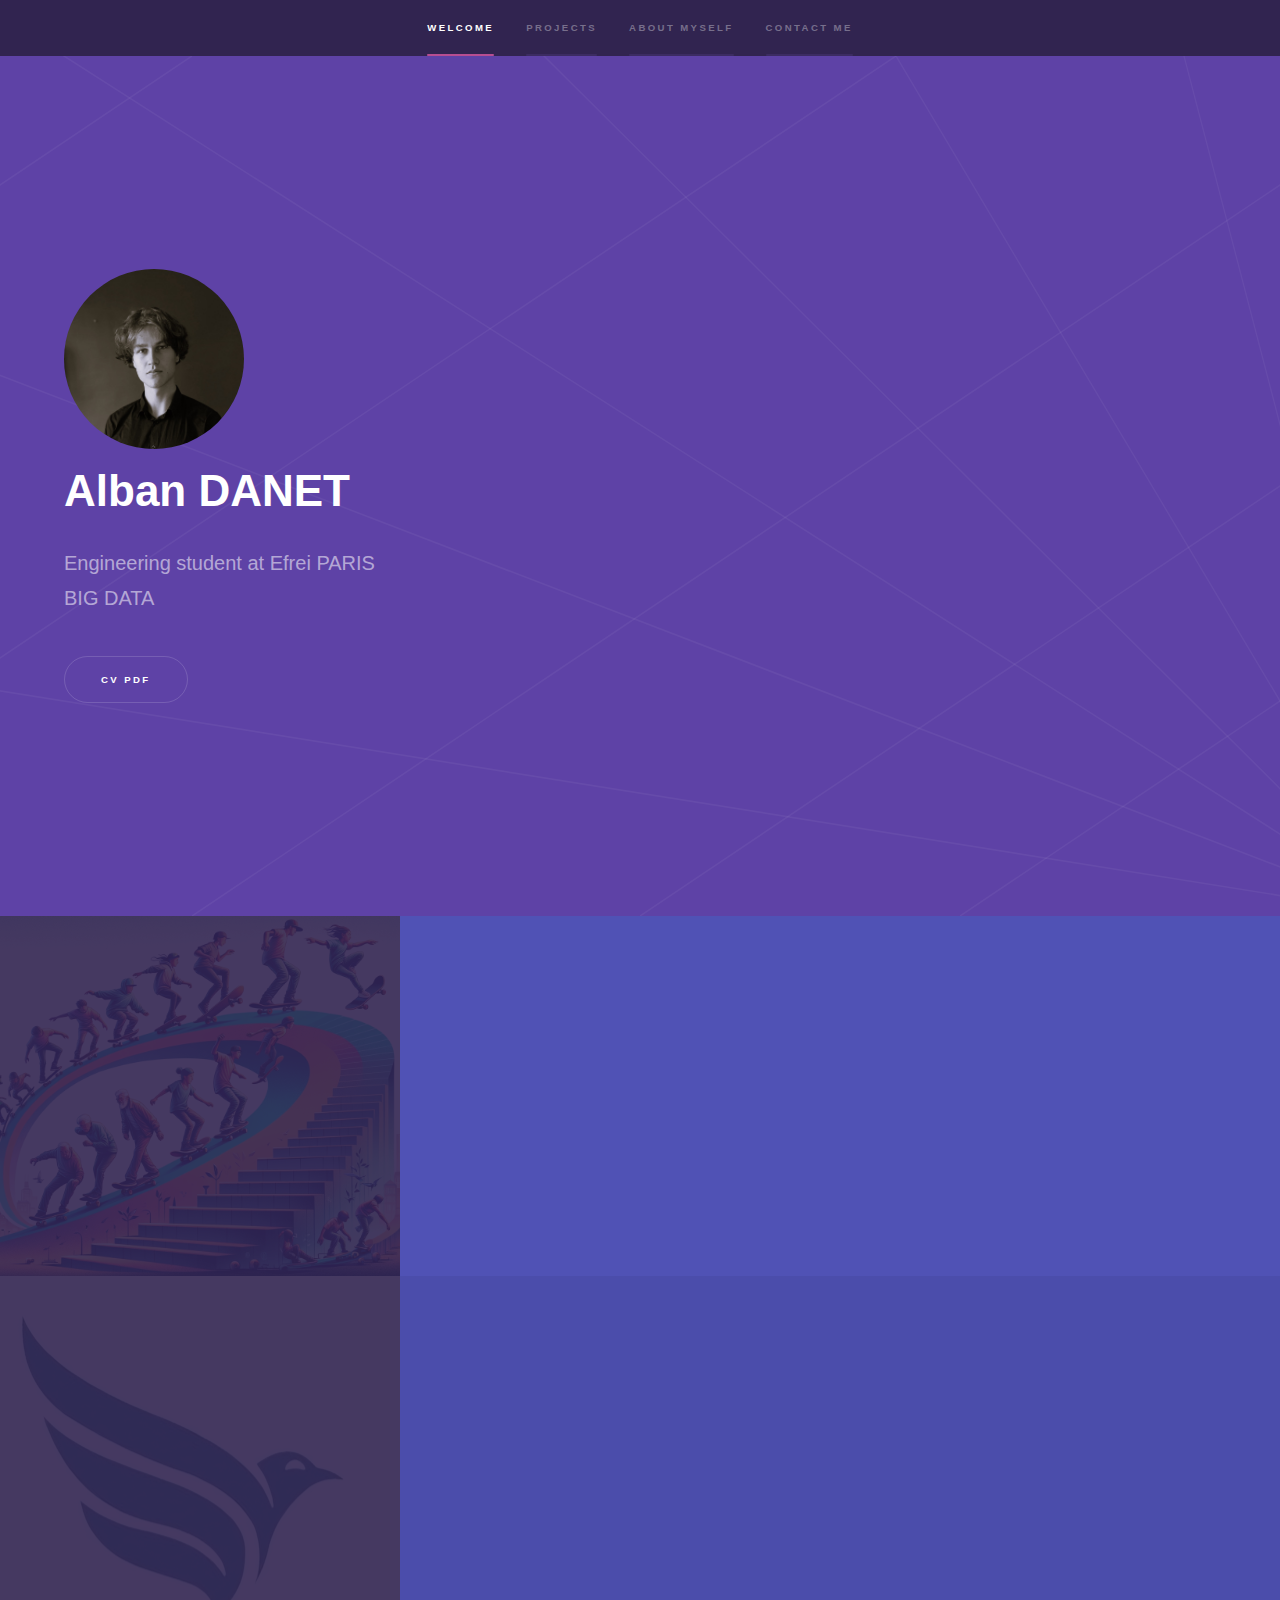
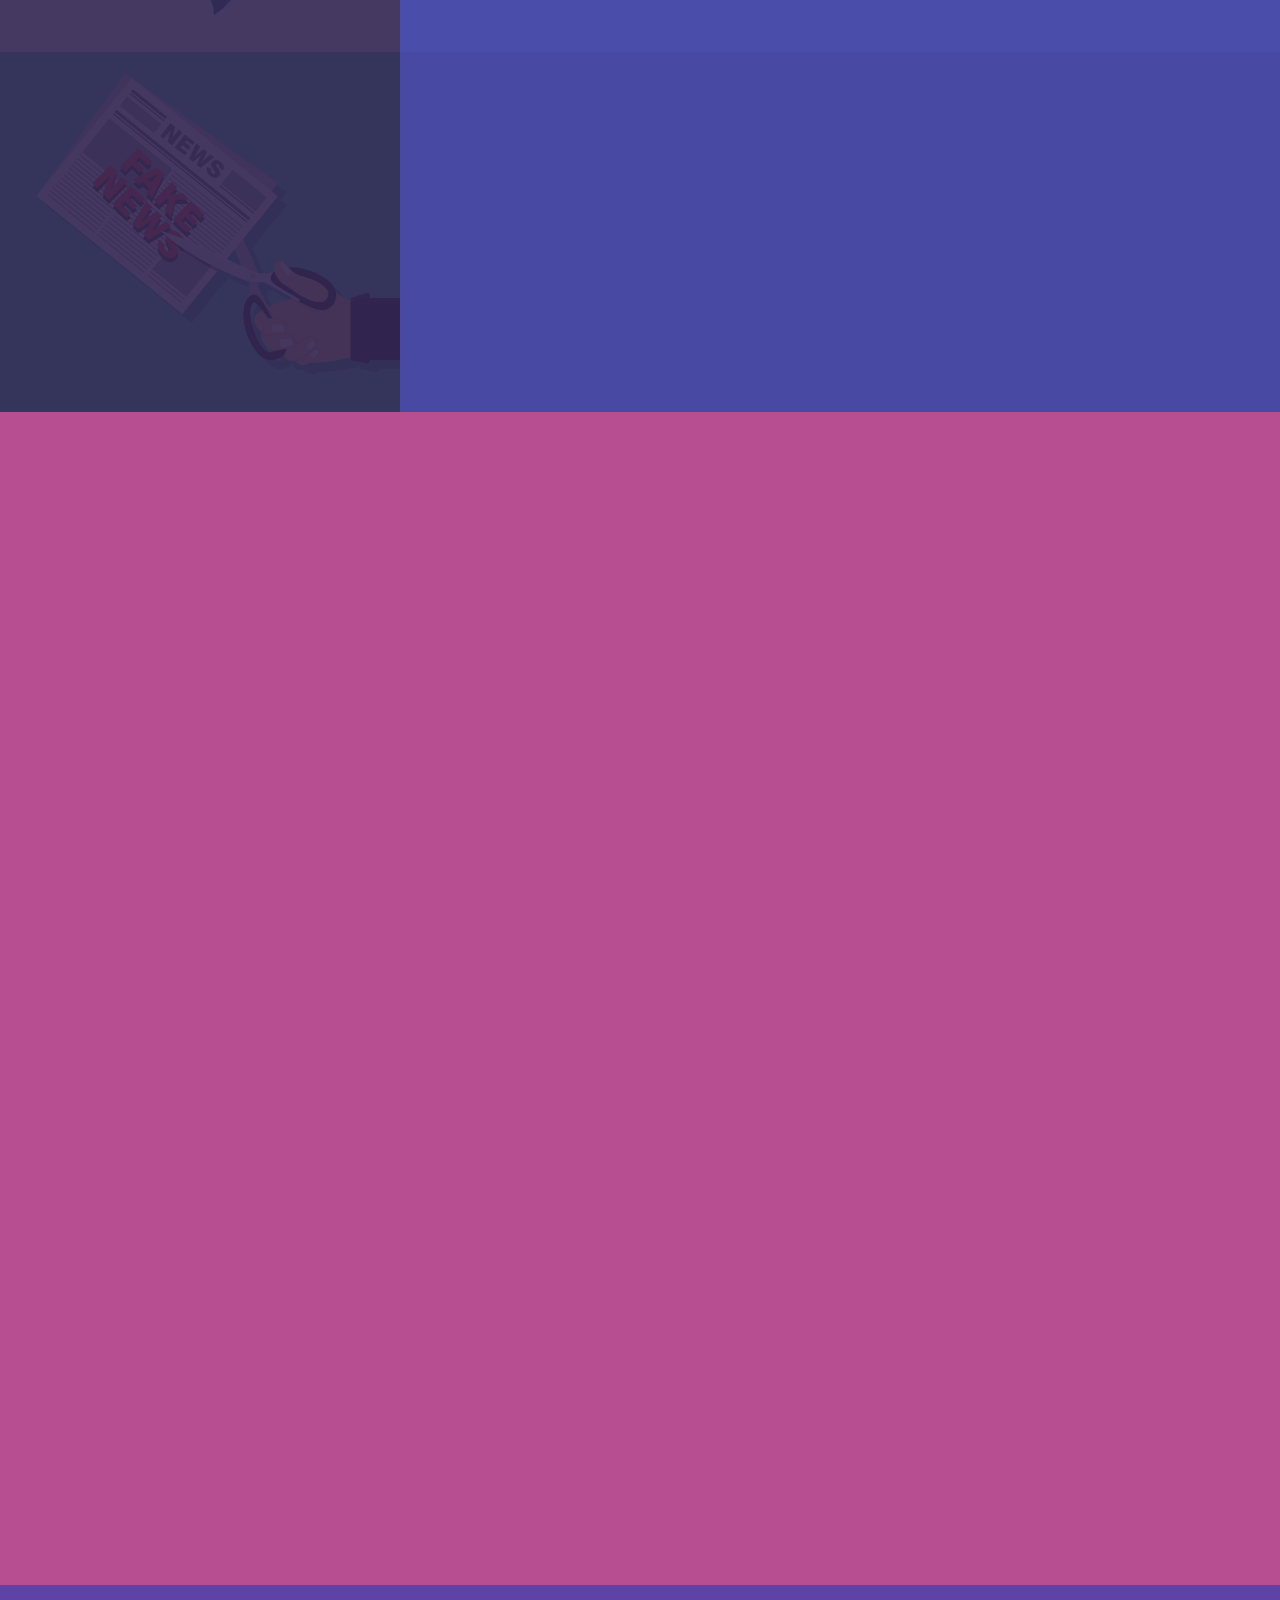
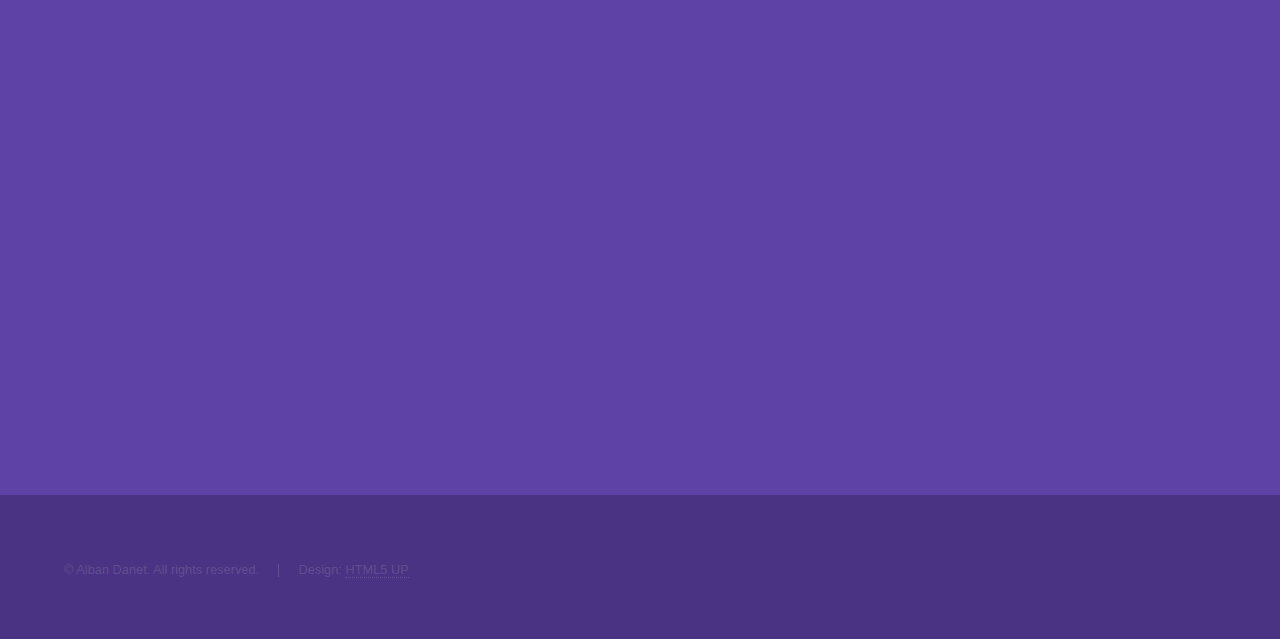
<file: index.html>
<!DOCTYPE HTML>
<!--
	Design by
	Hyperspace by HTML5 UP
	html5up.net | @ajlkn

	Content by 
	Alban Danet

	Changes : 
	- Adding a profil picture image.
	- Adding new categories for the projects parts.
	- The contact part has been simplified. Deleting the form and the introduction paragraph.
-->
<html>
	<head>
		<title>Alban_DANET_data</title>
		<meta charset="utf-8" />
		<meta name="viewport" content="width=device-width, initial-scale=1, user-scalable=no" />
		<link rel="stylesheet" href="assets/css/main.css" />
		<noscript><link rel="stylesheet" href="assets/css/noscript.css" /></noscript>
	</head>
	<body class="is-preload">

		<!-- Sidebar -->
			<section id="sidebar">
				<div class="inner">
					<nav>
						<ul>
							<li><a href="#intro">Welcome</a></li>
							<li><a href="#projects">Projects</a></li>
							<li><a href="#about">About myself</a></li>
							<li><a href="#contact">Contact me</a></li>
						</ul>
					</nav>
				</div>
			</section>

		<!-- Wrapper -->
			<div id="wrapper">

				<!-- Intro -->
					<section id="intro" class="wrapper style1 fullscreen fade-up">
						<div class="inner">
							<img src="images/photo_profil_nb.jpg" style="width:180px; height:180px; object-fit: cover; border-radius: 50%; display: inline-block;">
							<h1>Alban DANET</h1>
							<p>Engineering student at Efrei PARIS<br />
							BIG DATA</p>
							<ul class="actions">
								<li><a href="images/cv_Alban_DANET_2023.pdf" class="button">CV PDF</a></li>
							</ul>
						</div>
					</section>
				
				<!-- Projects -->
					<section id="projects" class="wrapper style2 spotlights">
						<section>
							<a href="#" class="image"><img src="images/ageperf_ffrs.jpg" alt="" data-position="center center" /></a>
							<div class="content">
								<div class="inner">
									<h2>Age-Performance Dynamics in Skateboarding</h2>
									<p>Developing a comprehensive ranking system aimed at evaluating skateboarders, with the ultimate goal of uncovering the intricate relationship between age and performance in the world of skateboarding. <em>FFRS - internship</em></p>
									<ul class="actions">
										<li><a href="ageperf_ffrs.html" class="button">Learn more</a></li>
									</ul>
								</div>
							</div>
						</section>
						<section>
							<a href="#" class="image"><img src="images/falcon.jpeg" alt="" data-position="top center" /></a>
							<div class="content">
								<div class="inner">
									<h2>FALC'ON</h2>
									<p>Joining FALC'On as a data scientist, I'm contributing to this project incubated at Efrei Paris, which aims to make text transcription into Easy-to-Read and Understand (FALC) format accessible to all, simplifying documents for those with reading difficulties, dyslexia, or language barriers.</p>
									<ul class="actions">
										<li><a href="falcon.html" class="button">Learn more</a></li>
									</ul>
								</div>
							</div>
						</section>
						<section>
							<a href="#" class="image"><img src="images/fake_news.jpg" alt="" data-position="25% 25%" /></a>
							<div class="content">
								<div class="inner">
									<h2>Truth Guard</h2>
									<p>Participating in the development of the machine learning model for Truth Guard, a school project aimed at creating a fake news detector.</p>
									<ul class="actions">
										<li><a href="truthguard.html" class="button">Learn more</a></li>
									</ul>
								</div>
							</div>
						</section>
					</section>

				<!-- About myself -->
					<section id="about" class="wrapper style3 fade-up">
						<div class="inner">
							<h2>My Journey</h2>
							<p>From a young age, I have been deeply passionate about science, mathematics, sports, and especially the statistical aspects of sports dashboards. This led me to choose an engineering school with a wide range of career opportunities. My fascination with data began with data visualization projects and gradually evolved into machine learning projects. Currently, I am pursuing a Master's in Data Engineering, where I am driven by the challenge of solving problems using data.</p>

							<h2>Professional Experience</h2>
							<p>Since my second-year internship, I have been working at Fnac during the holidays, gaining practical experience in a dynamic retail environment. I also hold a BAFA certification and have been involved in youth animation, which has enhanced my skills in leadership and communication. Additionally, I made my first-year master's internship at INSEP with the French Roller Sports Federation. It was focused on data science and data analysis, further strengthening my practical knowledge in the field.</p>
							
							<br>

							<div class="features">
								<section>
									<span class="icon solid major fa-solid fa-code-branch"></span>
									<h3>Python & Data Management</h3>
									<p>Skilled in Python for machine learning, data visualization, and general data management tasks, enabling effective analysis and insights.</p>
								</section>
								<section>
									<span class="icon solid major fa-globe"></span>
									<h3>Advanced English</h3>
									<p>Proficient in English with a TOEIC score of 870, capable of fluent communication and understanding technical documentation.</p>
								</section>
								<section>
									<span class="icon solid major fa-database"></span>
									<h3>SQL Database Management</h3>
									<p>Experienced in managing databases using SQL, enhancing data accessibility and integrity across complex systems.</p>
								</section>
								<section>
									<span class="icon solid major fa-users"></span>
									<h3>Leadership</h3>
									<p>Demonstrated leadership skills, guiding teams towards achieving common goals and fostering a collaborative work environment.</p>
								</section>
								<section>
									<span class="icon solid major fa-chart-bar"></span>
									<h3>Advanced Mathematics</h3>
									<p>Strong foundation in advanced mathematics including statistics and probability, crucial for rigorous data analysis.</p>
								</section>
								<section>
									<span class="icon solid major fa-comments"></span>
									<h3>Communication</h3>
									<p>Effective communicator, adept at presenting complex information clearly and persuasively to diverse audiences.</p>
								</section>
							</div>
							
					</section>

				<!-- Contact -->
				<section id="contact" class="wrapper style1 fade-up">
					<div class="inner">
						<h2>Contact</h2>
						<ul class="contact">
							<li>
								<h3>Address</h3>
								<span>Paris 15, France</span>
							</li>
							<li>
								<h3>Phone</h3>
								<span>06 45 59 61 69</span>
							</li>
							<li>
								<h3>Email</h3>
								<a href="mailto:alban.danet@efrei.net">alban.danet@efrei.net</a>
							</li>
							<li>
								<h3>Connect with me</h3>
								<ul class="icons">
									<li><a href="https://github.com/albiche" class="icon brands fa-github"><span class="label">GitHub</span></a></li>
									<li><a href="https://fr.linkedin.com/in/alban-danet-a6b5591b9" class="icon brands fa-linkedin-in"><span class="label">LinkedIn</span></a></li>
									<li><a href="mailto:alban.danet@efrei.net" class="icon solid fa-envelope"><span class="label">Email</span></a></li>
								</ul>
							</li>
						</ul>
					</div>
				</section>
				

			</div>

		<!-- Footer -->
			<footer id="footer" class="wrapper style1-alt">
				<div class="inner">
					<ul class="menu">
						<li>&copy; Alban Danet. All rights reserved.</li><li>Design: <a href="http://html5up.net">HTML5 UP</a></li>
					</ul>
				</div>
			</footer>

		<!-- Scripts -->
			<script src="assets/js/jquery.min.js"></script>
			<script src="assets/js/jquery.scrollex.min.js"></script>
			<script src="assets/js/jquery.scrolly.min.js"></script>
			<script src="assets/js/browser.min.js"></script>
			<script src="assets/js/breakpoints.min.js"></script>
			<script src="assets/js/util.js"></script>
			<script src="assets/js/main.js"></script>

	</body>
</html>
</file>
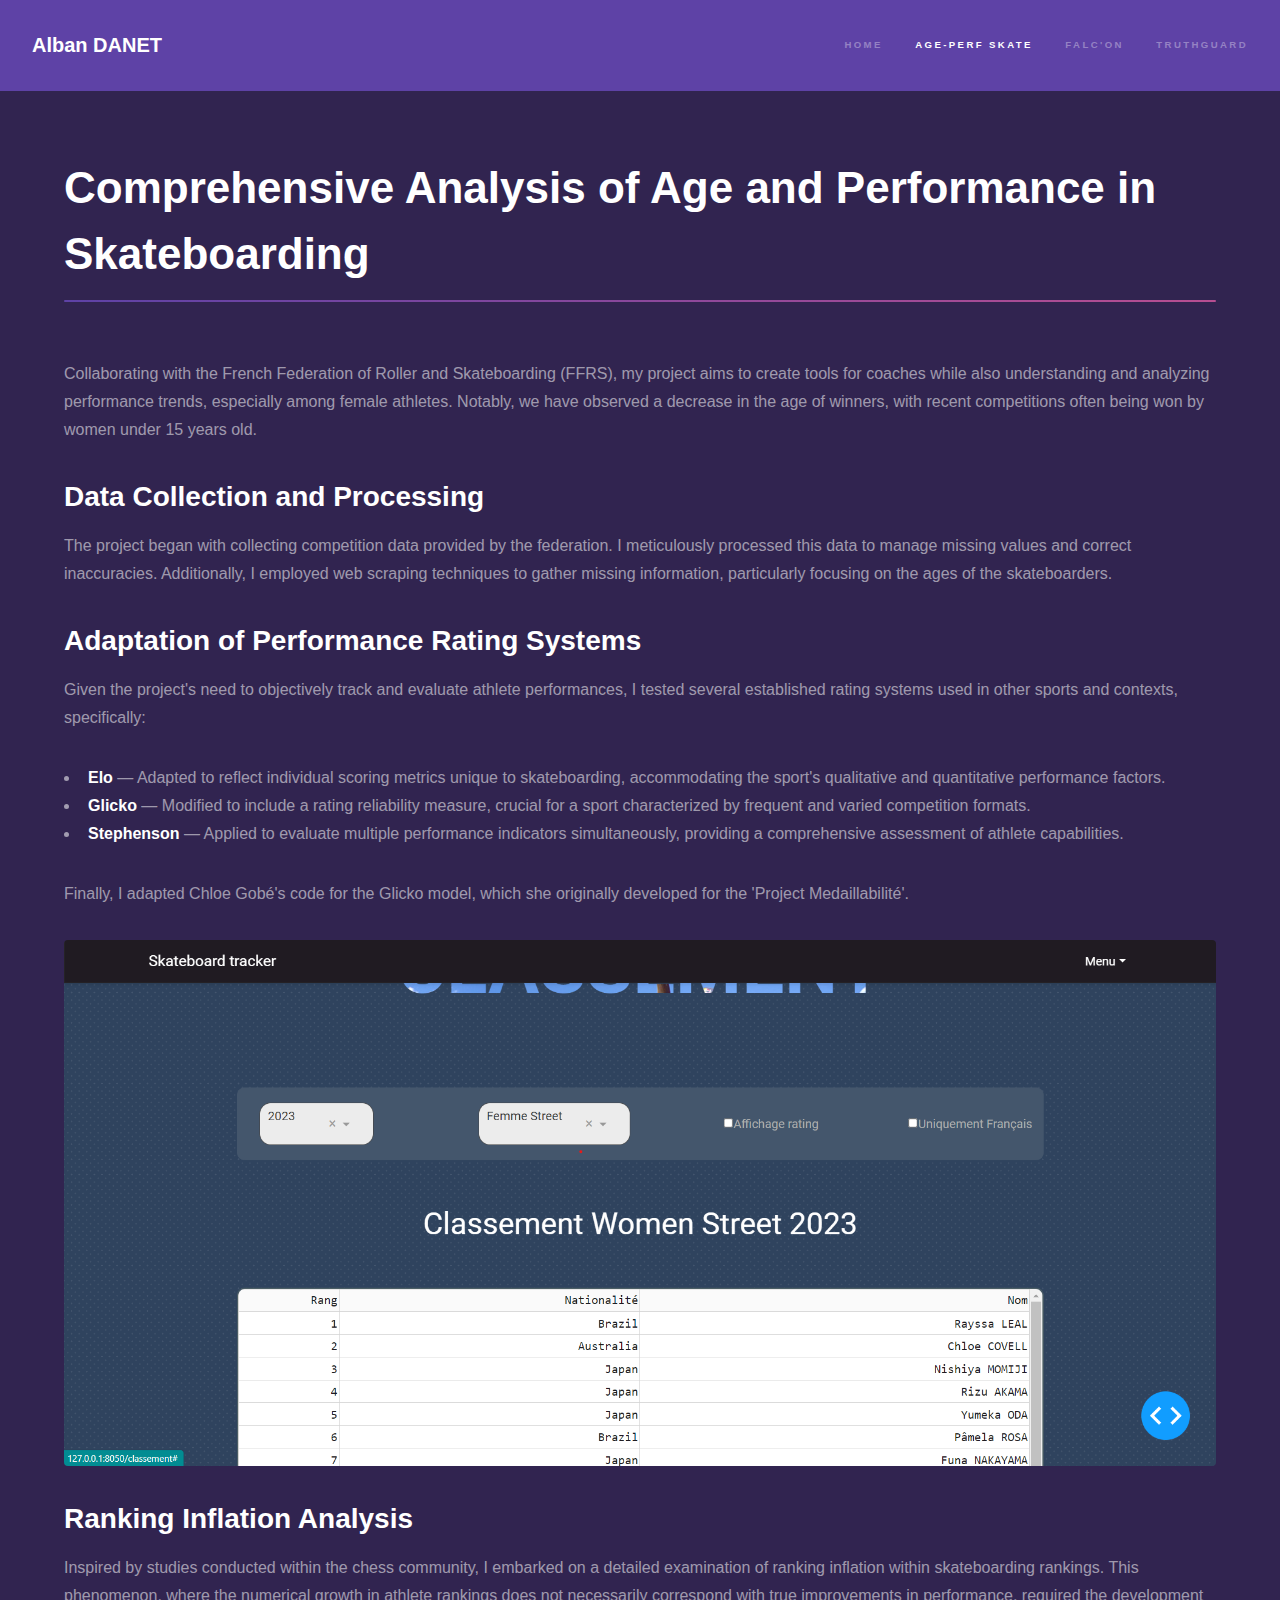
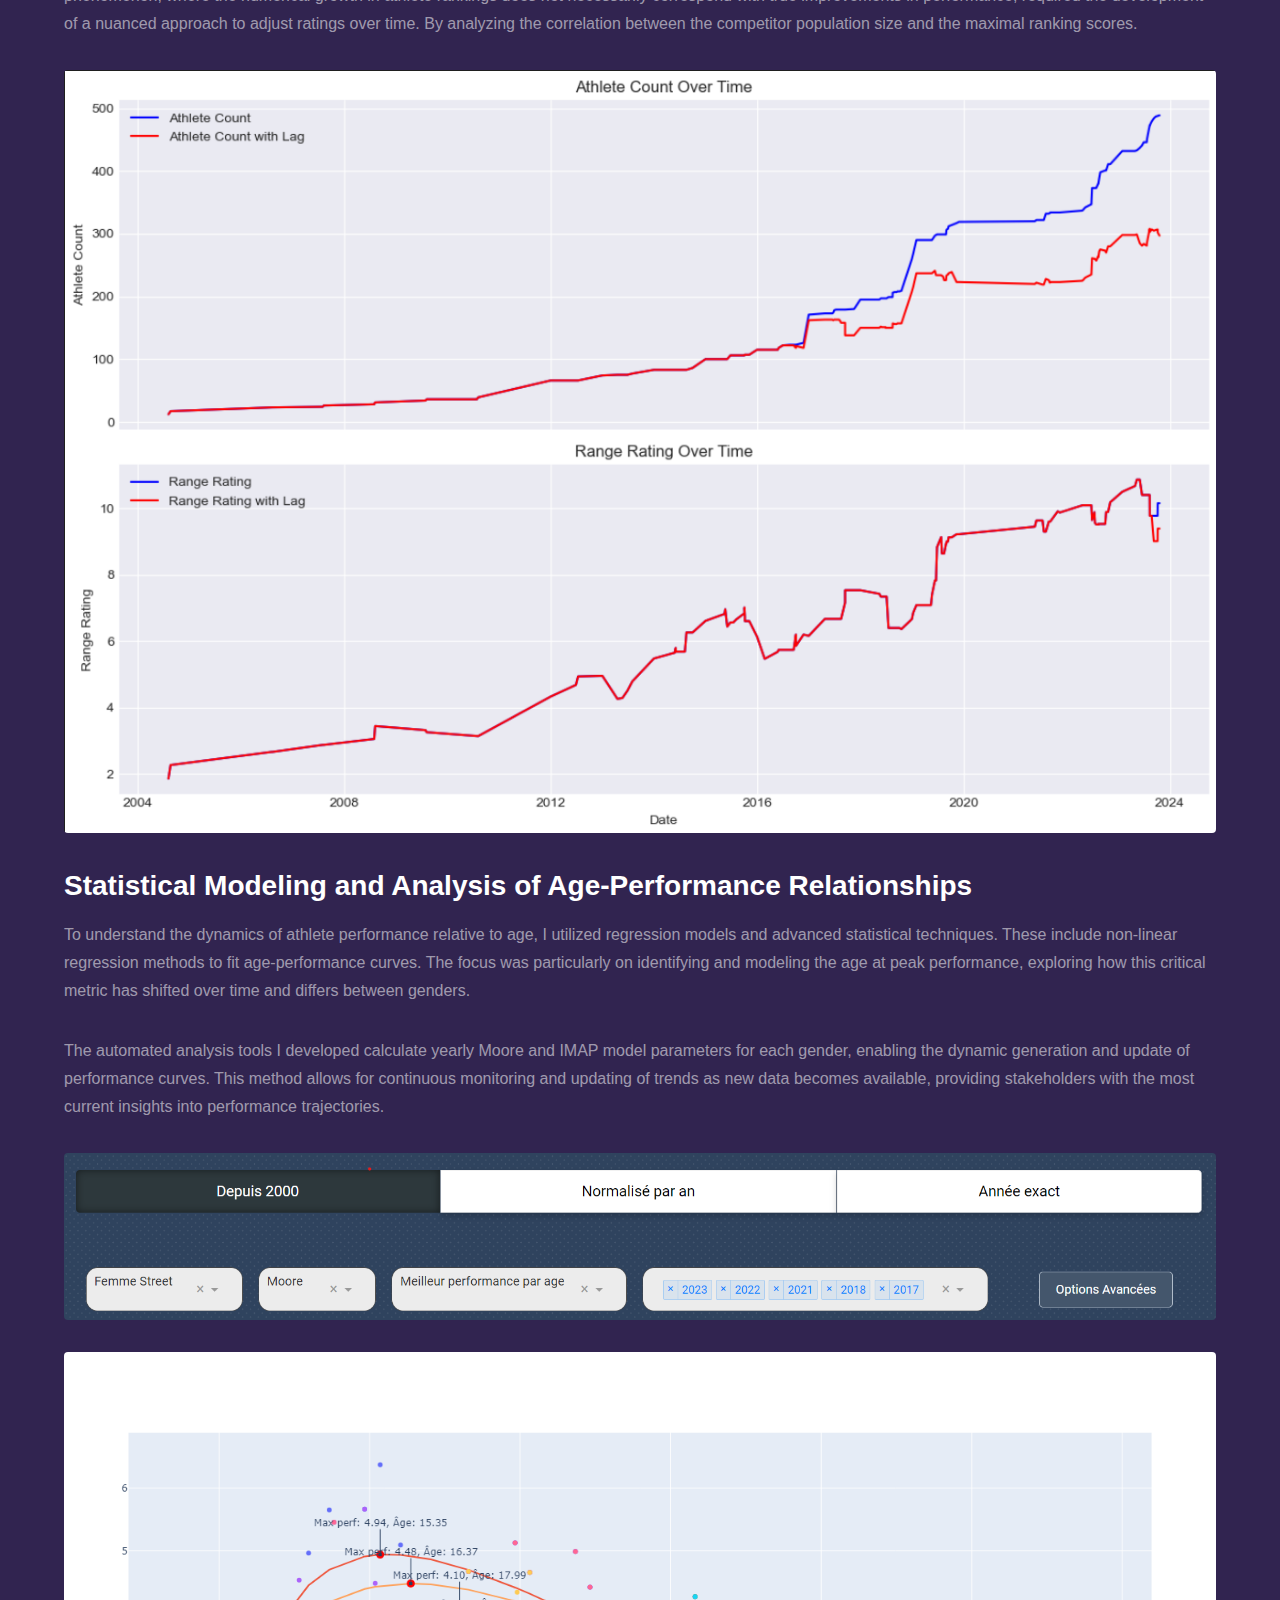
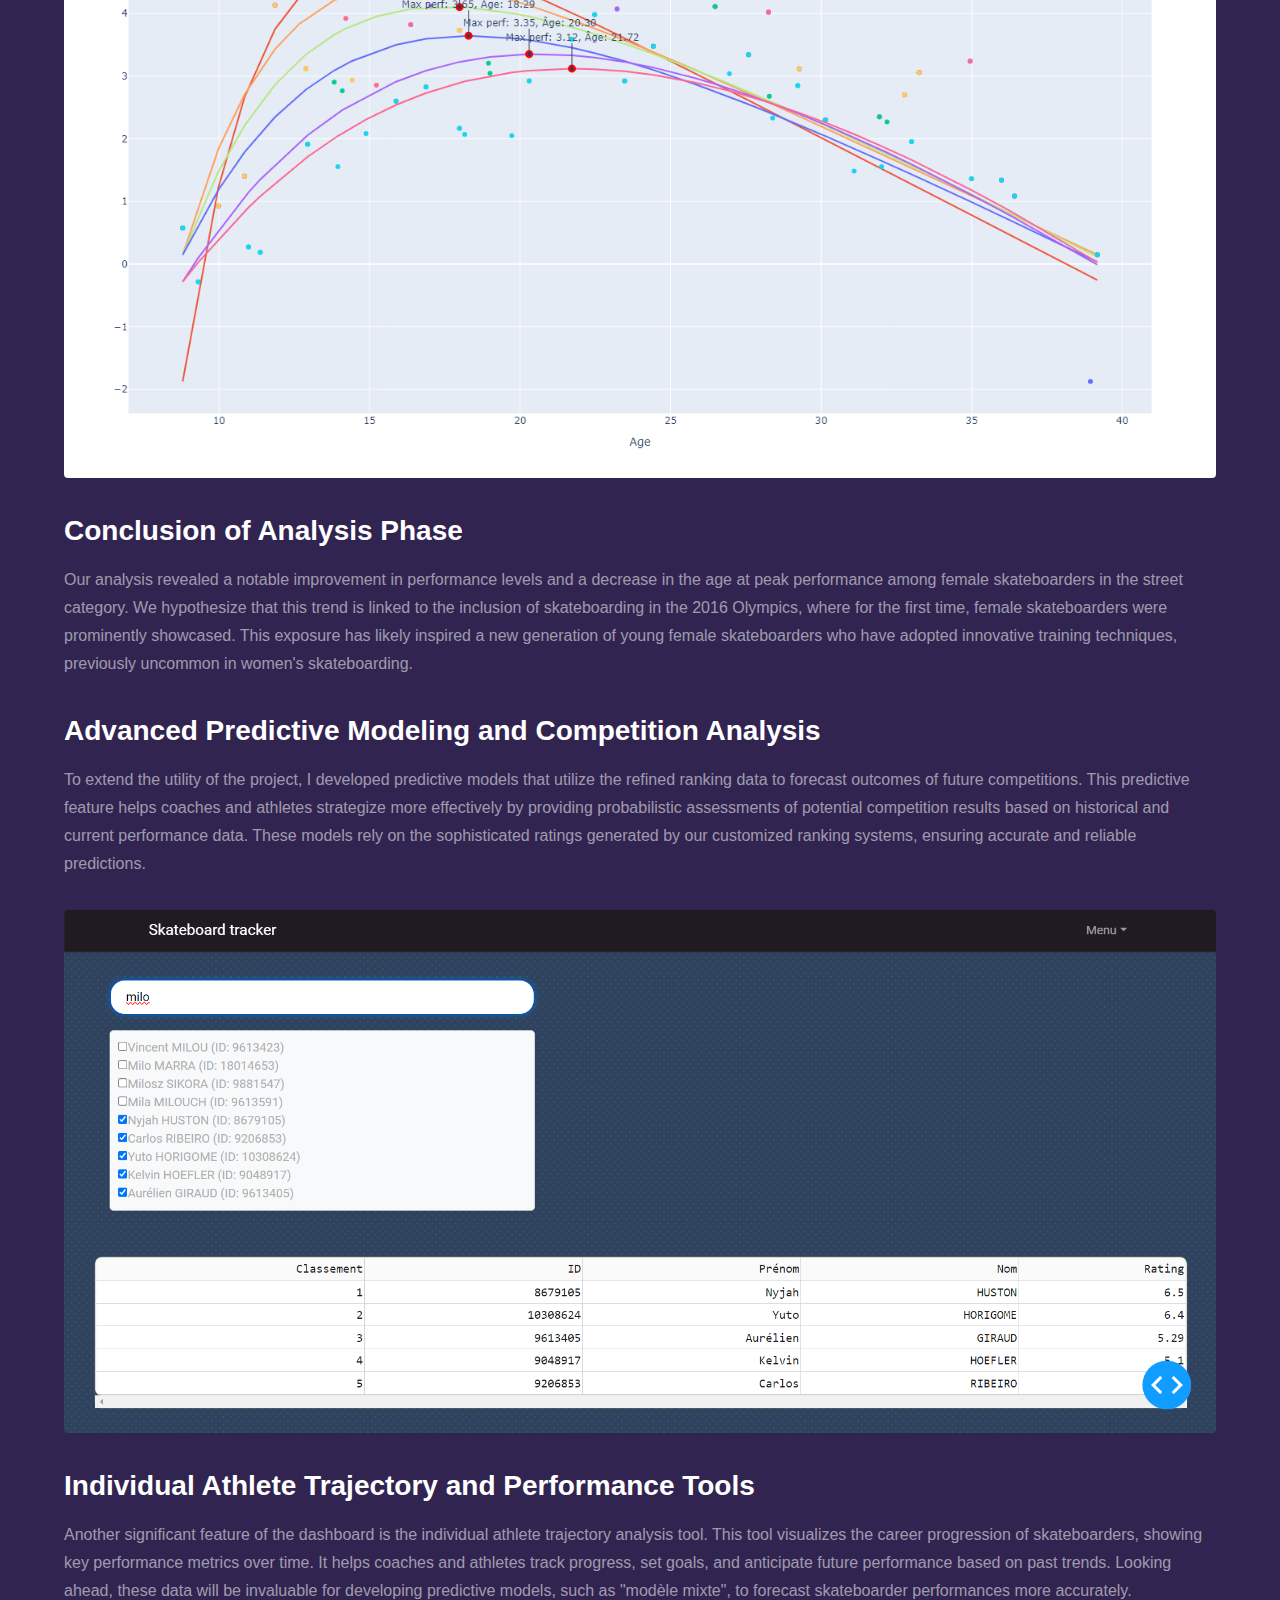
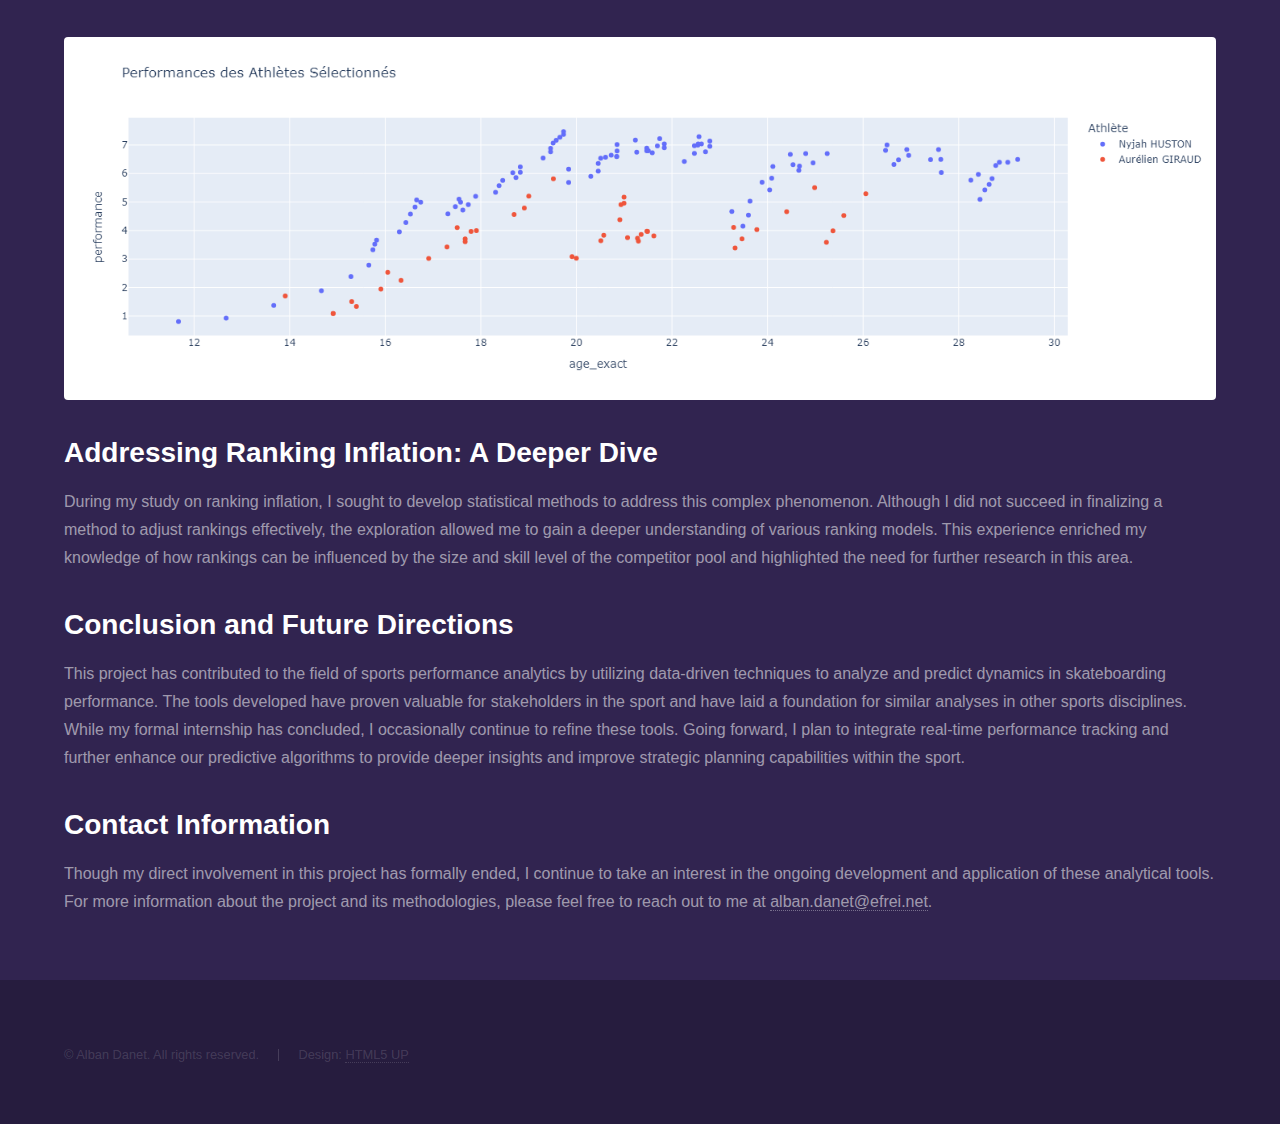
<file: ageperf_ffrs.html>
<!DOCTYPE HTML>
<!--
	Hyperspace by HTML5 UP
	html5up.net | @ajlkn
	Free for personal and commercial use under the CCA 3.0 license (html5up.net/license)
-->
<html>
	<head>
		<title>Alban_DANET_age_perf_skate</title>
		<meta charset="utf-8" />
		<meta name="viewport" content="width=device-width, initial-scale=1, user-scalable=no" />
		<link rel="stylesheet" href="assets/css/main.css" />
		<noscript><link rel="stylesheet" href="assets/css/noscript.css" /></noscript>
	</head>
	<body class="is-preload">

		<!-- Header -->
			<header id="header">
				<a href="index.html" class="title">Alban DANET</a>
				<nav>
					<ul>
						<li><a href="index.html">Home</a></li>
						<li><a href="ageperf_ffrs.html" class="active">Age-Perf Skate</a></li>
						<li><a href="falcon.html">Falc'on</a></li>
						<li><a href="truthguard.html">truthguard</a></li>
					</ul>
				</nav>
			</header>

		<!-- Wrapper -->
			<div id="wrapper">

				<!-- Main -->
				<section id="main" class="wrapper">
					<div class="inner">
						<h1 class="major">Comprehensive Analysis of Age and Performance in Skateboarding</h1>
						<p>Collaborating with the French Federation of Roller and Skateboarding (FFRS), my project aims to create tools for coaches while also understanding and analyzing performance trends, especially among female athletes. Notably, we have observed a decrease in the age of winners, with recent competitions often being won by women under 15 years old.</p>

						<h2>Data Collection and Processing</h2>
						<p>The project began with collecting competition data provided by the federation. I meticulously processed this data to manage missing values and correct inaccuracies. Additionally, I employed web scraping techniques to gather missing information, particularly focusing on the ages of the skateboarders.</p>
																
						<h2>Adaptation of Performance Rating Systems</h2>
						<p>Given the project's need to objectively track and evaluate athlete performances, I tested several established rating systems used in other sports and contexts, specifically:
							<ul>
								<li><strong>Elo</strong> — Adapted to reflect individual scoring metrics unique to skateboarding, accommodating the sport's qualitative and quantitative performance factors.</li>
								<li><strong>Glicko</strong> — Modified to include a rating reliability measure, crucial for a sport characterized by frequent and varied competition formats.</li>
								<li><strong>Stephenson</strong> — Applied to evaluate multiple performance indicators simultaneously, providing a comprehensive assessment of athlete capabilities.</li>
							</ul>

							<p> Finally, I adapted Chloe Gobé's code for the Glicko model, which she originally developed for the 'Project Medaillabilité'. </p>
						</p>
						<span class="image fit"><img src="images/ranking_ageperf.png" alt="Ranking Inflation Analysis" /></span>

				
						<h2>Ranking Inflation Analysis</h2>
						<p>Inspired by studies conducted within the chess community, I embarked on a detailed examination of ranking inflation within skateboarding rankings. This phenomenon, where the numerical growth in athlete rankings does not necessarily correspond with true improvements in performance, required the development of a nuanced approach to adjust ratings over time. By analyzing the correlation between the competitor population size and the maximal ranking scores.</p>
						<span class="image fit"><img src="images/inflation_ageperf.png" alt="Ranking Inflation Analysis" /></span>
				
						<h2>Statistical Modeling and Analysis of Age-Performance Relationships</h2>
						<p>To understand the dynamics of athlete performance relative to age, I utilized regression models and advanced statistical techniques. These include  non-linear regression methods to fit age-performance curves. The focus was particularly on identifying and modeling the age at peak performance, exploring how this critical metric has shifted over time and differs between genders.</p>
						<p>The automated analysis tools I developed calculate yearly Moore and IMAP model parameters for each gender, enabling the dynamic generation and update of performance curves. This method allows for continuous monitoring and updating of trends as new data becomes available, providing stakeholders with the most current insights into performance trajectories.</p>
						<span class="image fit"><img src="images/head_courbe_ageperf.png" alt="Age Performance Curves Head" /></span>

						<span class="image fit"><img src="images/courbe_womenstreet_ageperf.png" alt="Age Performance Curves" /></span>
				
						<h2>Conclusion of Analysis Phase</h2>
						<p>Our analysis revealed a notable improvement in performance levels and a decrease in the age at peak performance among female skateboarders in the street category. We hypothesize that this trend is linked to the inclusion of skateboarding in the 2016 Olympics, where for the first time, female skateboarders were prominently showcased. This exposure has likely inspired a new generation of young female skateboarders who have adopted innovative training techniques, previously uncommon in women's skateboarding.</p>				

						<h2>Advanced Predictive Modeling and Competition Analysis</h2>
						<p>To extend the utility of the project, I developed predictive models that utilize the refined ranking data to forecast outcomes of future competitions. This predictive feature helps coaches and athletes strategize more effectively by providing probabilistic assessments of potential competition results based on historical and current performance data. These models rely on the sophisticated ratings generated by our customized ranking systems, ensuring accurate and reliable predictions.</p>
						<span class="image fit"><img src="images/pred_compet_ageperf.png" alt="Competition Outcome Predictor" /></span>

						<h2>Individual Athlete Trajectory and Performance Tools</h2>
						<p>Another significant feature of the dashboard is the individual athlete trajectory analysis tool. This tool visualizes the career progression of skateboarders, showing key performance metrics over time. It helps coaches and athletes track progress, set goals, and anticipate future performance based on past trends. Looking ahead, these data will be invaluable for developing predictive models, such as  "modèle mixte", to forecast skateboarder performances more accurately.</p>
						<span class="image fit"><img src="images/tracker_ageperf.png" alt="Athlete Trajectory Visualization" /></span>

						<h2>Addressing Ranking Inflation: A Deeper Dive</h2>
						<p>During my study on ranking inflation, I sought to develop statistical methods to address this complex phenomenon. Although I did not succeed in finalizing a method to adjust rankings effectively, the exploration allowed me to gain a deeper understanding of various ranking models. This experience enriched my knowledge of how rankings can be influenced by the size and skill level of the competitor pool and highlighted the need for further research in this area.</p>
												
						<h2>Conclusion and Future Directions</h2>
						<p>This project has contributed to the field of sports performance analytics by utilizing data-driven techniques to analyze and predict dynamics in skateboarding performance. The tools developed have proven valuable for stakeholders in the sport and have laid a foundation for similar analyses in other sports disciplines. While my formal internship has concluded, I occasionally continue to refine these tools. Going forward, I plan to integrate real-time performance tracking and further enhance our predictive algorithms to provide deeper insights and improve strategic planning capabilities within the sport.</p>
						
						<h2>Contact Information</h2>
						<p>Though my direct involvement in this project has formally ended, I continue to take an interest in the ongoing development and application of these analytical tools. For more information about the project and its methodologies, please feel free to reach out to me at <a href="mailto:alban.danet@efrei.net">alban.danet@efrei.net</a>.</p>
						
				</section>
				
				

			</div>

		<!-- Footer -->
			<footer id="footer" class="wrapper alt">
				<div class="inner">
					<ul class="menu">
						<li>&copy; Alban Danet. All rights reserved.</li><li>Design: <a href="http://html5up.net">HTML5 UP</a></li>
					</ul>
				</div>
			</footer>

		<!-- Scripts -->
			<script src="assets/js/jquery.min.js"></script>
			<script src="assets/js/jquery.scrollex.min.js"></script>
			<script src="assets/js/jquery.scrolly.min.js"></script>
			<script src="assets/js/browser.min.js"></script>
			<script src="assets/js/breakpoints.min.js"></script>
			<script src="assets/js/util.js"></script>
			<script src="assets/js/main.js"></script>

	</body>
</html>
</file>
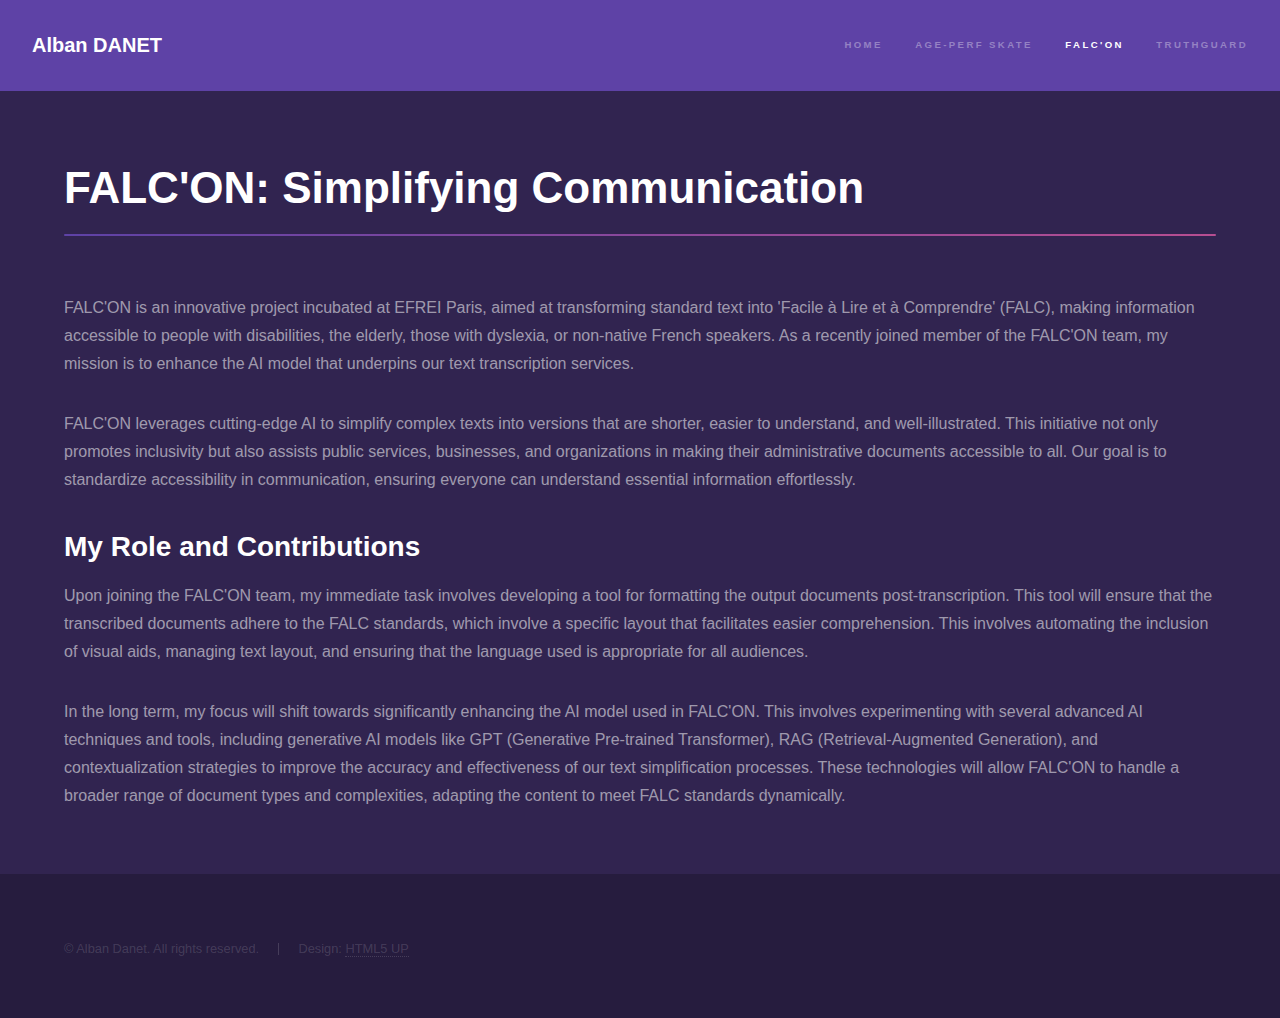
<file: falcon.html>
<!DOCTYPE HTML>
<!--
	Hyperspace by HTML5 UP
	html5up.net | @ajlkn
	Free for personal and commercial use under the CCA 3.0 license (html5up.net/license)
-->
<html>
	<head>
		<title>Alban_DANET_falcon</title>
		<meta charset="utf-8" />
		<meta name="viewport" content="width=device-width, initial-scale=1, user-scalable=no" />
		<link rel="stylesheet" href="assets/css/main.css" />
		<noscript><link rel="stylesheet" href="assets/css/noscript.css" /></noscript>
	</head>
	<body class="is-preload">

		<!-- Header -->
			<header id="header">
				<a href="index.html" class="title">Alban DANET</a>
				<nav>
					<ul>
						<li><a href="index.html">Home</a></li>
						<li><a href="ageperf_ffrs.html" >Age-Perf Skate</a></li>
						<li><a href="falcon.html" class="active">Falc'on</a></li>
						<li><a href="truthguard.html">truthguard</a></li>
					</ul>
				</nav>
			</header>

		<!-- Wrapper -->
			<div id="wrapper">

				<!-- Main -->
				<section id="main" class="wrapper">
					<div class="inner">
						<h1 class="major">FALC'ON: Simplifying Communication</h1>
						<p>FALC'ON is an innovative project incubated at EFREI Paris, aimed at transforming standard text into 'Facile à Lire et à Comprendre' (FALC), making information accessible to people with disabilities, the elderly, those with dyslexia, or non-native French speakers. As a recently joined member of the FALC'ON team, my mission is to enhance the AI model that underpins our text transcription services.</p>
						
						<p>FALC'ON leverages cutting-edge AI to simplify complex texts into versions that are shorter, easier to understand, and well-illustrated. This initiative not only promotes inclusivity but also assists public services, businesses, and organizations in making their administrative documents accessible to all. Our goal is to standardize accessibility in communication, ensuring everyone can understand essential information effortlessly.</p>
						
						<h2>My Role and Contributions</h2>
						<p>Upon joining the FALC'ON team, my immediate task involves developing a tool for formatting the output documents post-transcription. This tool will ensure that the transcribed documents adhere to the FALC standards, which involve a specific layout that facilitates easier comprehension. This involves automating the inclusion of visual aids, managing text layout, and ensuring that the language used is appropriate for all audiences.</p>
						
						<p>In the long term, my focus will shift towards significantly enhancing the AI model used in FALC'ON. This involves experimenting with several advanced AI techniques and tools, including generative AI models like GPT (Generative Pre-trained Transformer), RAG (Retrieval-Augmented Generation), and contextualization strategies to improve the accuracy and effectiveness of our text simplification processes. These technologies will allow FALC'ON to handle a broader range of document types and complexities, adapting the content to meet FALC standards dynamically.</p>
						
						
					</div>
				</section>
				
				
						

			</div>

		<!-- Footer -->
			<footer id="footer" class="wrapper alt">
				<div class="inner">
					<ul class="menu">
						<li>&copy; Alban Danet. All rights reserved.</li><li>Design: <a href="http://html5up.net">HTML5 UP</a></li>
					</ul>
				</div>
			</footer>

		<!-- Scripts -->
			<script src="assets/js/jquery.min.js"></script>
			<script src="assets/js/jquery.scrollex.min.js"></script>
			<script src="assets/js/jquery.scrolly.min.js"></script>
			<script src="assets/js/browser.min.js"></script>
			<script src="assets/js/breakpoints.min.js"></script>
			<script src="assets/js/util.js"></script>
			<script src="assets/js/main.js"></script>

	</body>
</html>
</file>
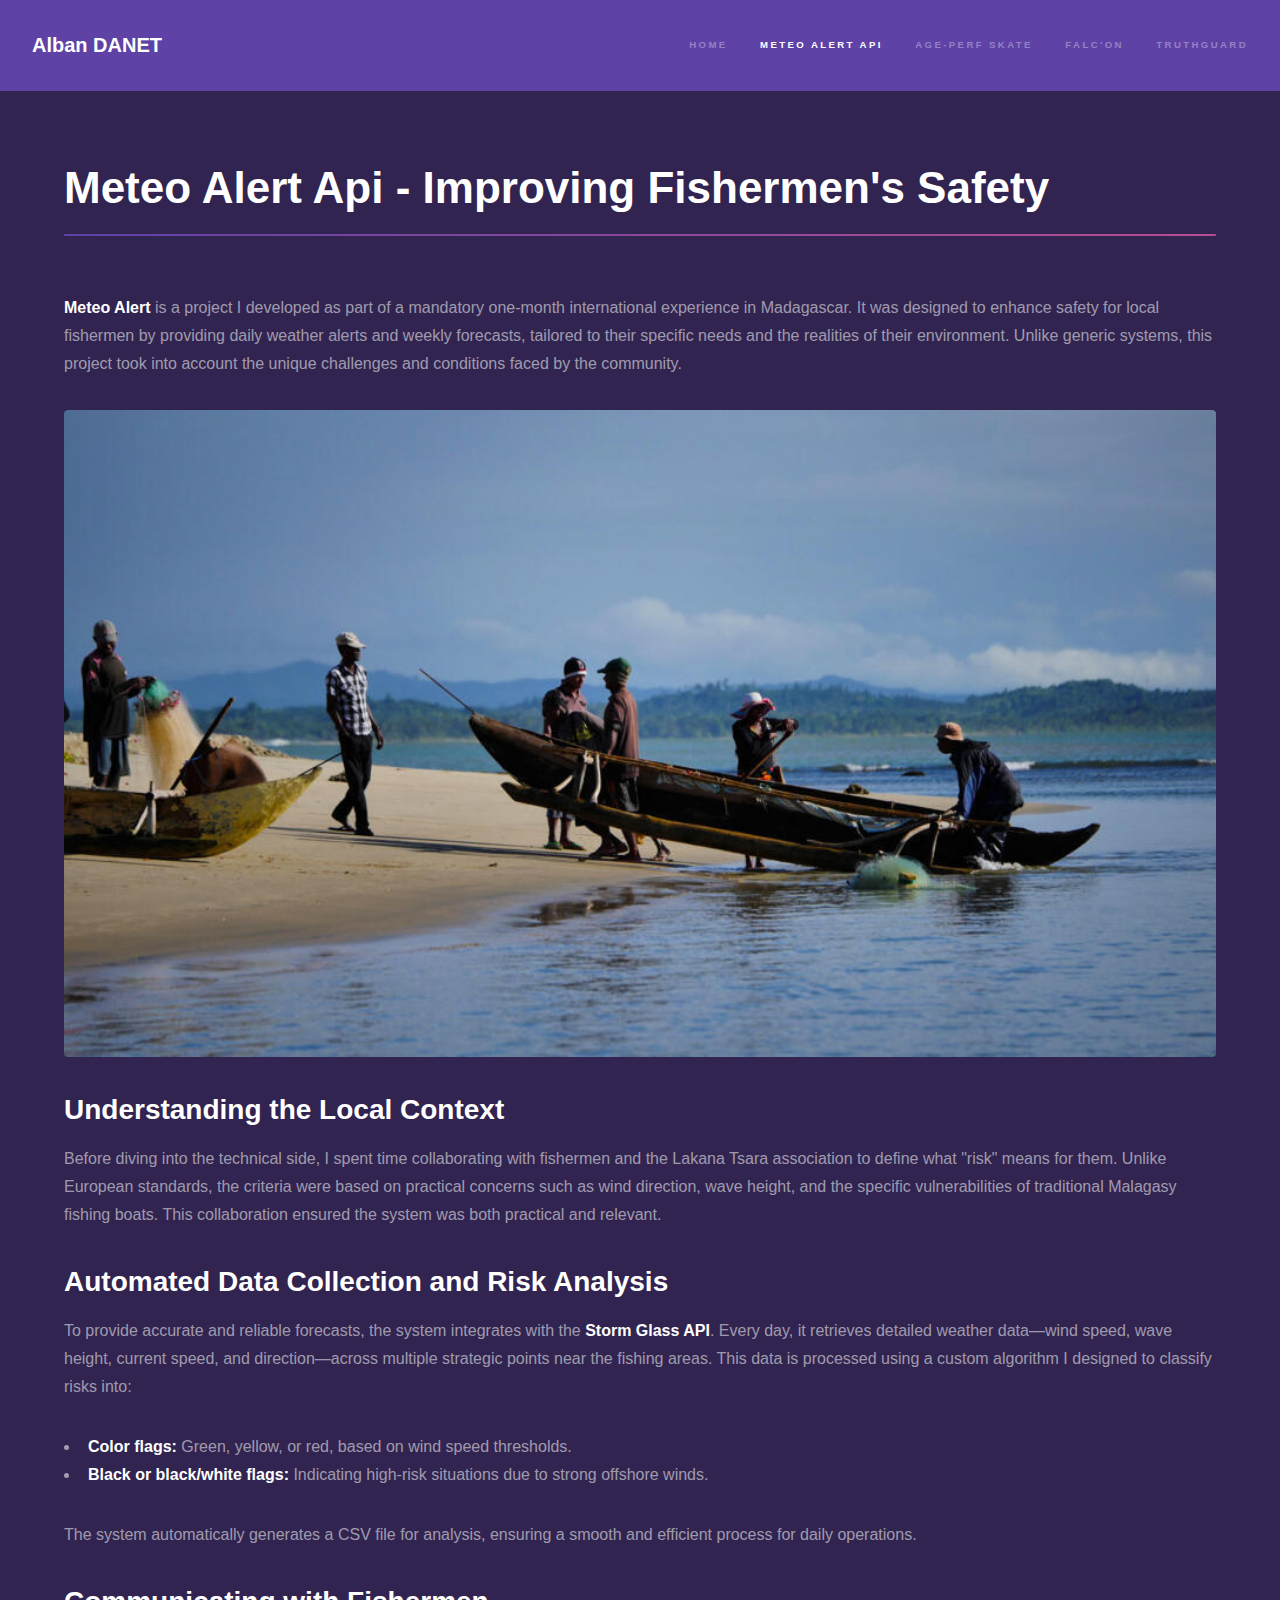
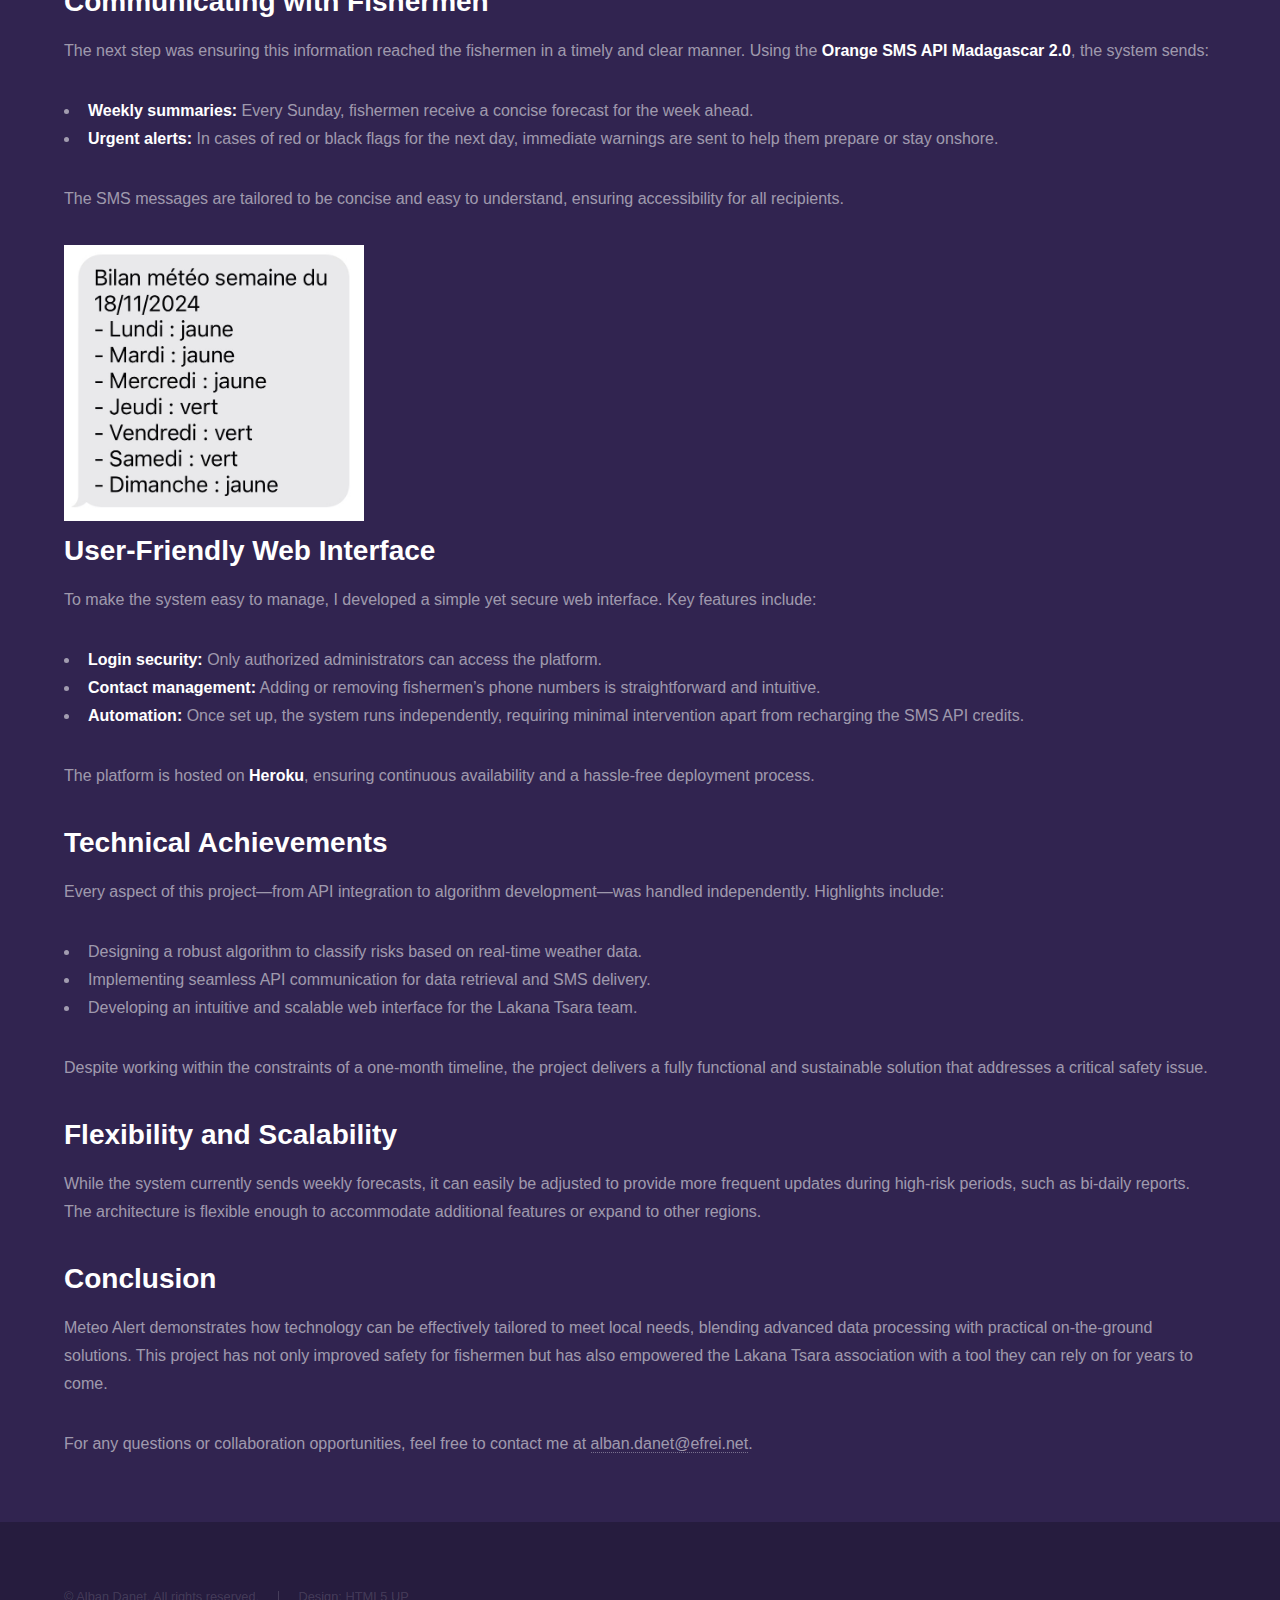
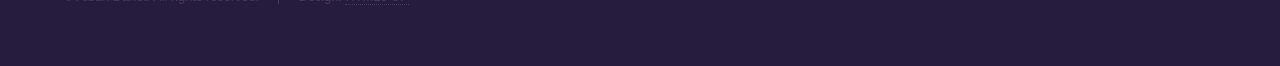
<file: meteo_alert.html>
<!DOCTYPE HTML>
<html>
	<head>
		<title>Alban_DANET_data</title>
		<meta charset="utf-8" />
		<meta name="viewport" content="width=device-width, initial-scale=1, user-scalable=no" />
		<link rel="stylesheet" href="assets/css/main.css" />
		<noscript><link rel="stylesheet" href="assets/css/noscript.css" /></noscript>
	</head>
	<body class="is-preload">

		<!-- Header -->
			<header id="header">
				<a href="index.html" class="title">Alban DANET</a>
				<nav>
					<ul>
						<li><a href="index.html">Home</a></li>
						<li><a href="meteoalert.html" class="active">Meteo Alert Api</a></li>
						<li><a href="ageperf_ffrs.html">Age-Perf Skate</a></li>
						<li><a href="falcon.html">Falc'on</a></li>
						<li><a href="truthguard.html">Truthguard</a></li>
					</ul>
				</nav>
			</header>

		<!-- Wrapper -->
			<div id="wrapper">

				<!-- Main -->
				<section id="main" class="wrapper">
					<div class="inner">
						<h1 class="major">Meteo Alert Api - Improving Fishermen's Safety</h1>
						<p><strong>Meteo Alert</strong> is a project I developed as part of a mandatory one-month international experience in Madagascar. It was designed to enhance safety for local fishermen by providing daily weather alerts and weekly forecasts, tailored to their specific needs and the realities of their environment. Unlike generic systems, this project took into account the unique challenges and conditions faced by the community.</p>
						
						<span class="image fit"><img src="images/majunga_peche.jpg" alt="Advanced Analysis of Fake News Detection" /></span>

						<h2>Understanding the Local Context</h2>
						<p>Before diving into the technical side, I spent time collaborating with fishermen and the Lakana Tsara association to define what "risk" means for them. Unlike European standards, the criteria were based on practical concerns such as wind direction, wave height, and the specific vulnerabilities of traditional Malagasy fishing boats. This collaboration ensured the system was both practical and relevant.</p>

						<h2>Automated Data Collection and Risk Analysis</h2>
						<p>To provide accurate and reliable forecasts, the system integrates with the <strong>Storm Glass API</strong>. Every day, it retrieves detailed weather data—wind speed, wave height, current speed, and direction—across multiple strategic points near the fishing areas. This data is processed using a custom algorithm I designed to classify risks into:</p>
						<ul>
							<li><strong>Color flags:</strong> Green, yellow, or red, based on wind speed thresholds.</li>
							<li><strong>Black or black/white flags:</strong> Indicating high-risk situations due to strong offshore winds.</li>
						</ul>
						<p>The system automatically generates a CSV file for analysis, ensuring a smooth and efficient process for daily operations.</p>

						<h2>Communicating with Fishermen</h2>
						<p>The next step was ensuring this information reached the fishermen in a timely and clear manner. Using the <strong>Orange SMS API Madagascar 2.0</strong>, the system sends:</p>
						<ul>
							<li><strong>Weekly summaries:</strong> Every Sunday, fishermen receive a concise forecast for the week ahead.</li>
							<li><strong>Urgent alerts:</strong> In cases of red or black flags for the next day, immediate warnings are sent to help them prepare or stay onshore.</li>
						</ul>
						<p>The SMS messages are tailored to be concise and easy to understand, ensuring accessibility for all recipients.</p>
						
						<img src="images/sms_exemple.jpg" alt="Advanced Analysis of Fake News Detection" width="300" />


						<h2>User-Friendly Web Interface</h2>
						<p>To make the system easy to manage, I developed a simple yet secure web interface. Key features include:</p>
						<ul>
							<li><strong>Login security:</strong> Only authorized administrators can access the platform.</li>
							<li><strong>Contact management:</strong> Adding or removing fishermen’s phone numbers is straightforward and intuitive.</li>
							<li><strong>Automation:</strong> Once set up, the system runs independently, requiring minimal intervention apart from recharging the SMS API credits.</li>
						</ul>
						<p>The platform is hosted on <strong>Heroku</strong>, ensuring continuous availability and a hassle-free deployment process.</p>

						<h2>Technical Achievements</h2>
						<p>Every aspect of this project—from API integration to algorithm development—was handled independently. Highlights include:</p>
						<ul>
							<li>Designing a robust algorithm to classify risks based on real-time weather data.</li>
							<li>Implementing seamless API communication for data retrieval and SMS delivery.</li>
							<li>Developing an intuitive and scalable web interface for the Lakana Tsara team.</li>
						</ul>
						<p>Despite working within the constraints of a one-month timeline, the project delivers a fully functional and sustainable solution that addresses a critical safety issue.</p>

						<h2>Flexibility and Scalability</h2>
						<p>While the system currently sends weekly forecasts, it can easily be adjusted to provide more frequent updates during high-risk periods, such as bi-daily reports. The architecture is flexible enough to accommodate additional features or expand to other regions.</p>

						<h2>Conclusion</h2>
						<p>Meteo Alert demonstrates how technology can be effectively tailored to meet local needs, blending advanced data processing with practical on-the-ground solutions. This project has not only improved safety for fishermen but has also empowered the Lakana Tsara association with a tool they can rely on for years to come.</p>
						<p>For any questions or collaboration opportunities, feel free to contact me at <a href="mailto:alban.danet@efrei.net">alban.danet@efrei.net</a>.</p>
					</div>
				</section>
			</div>

		<!-- Footer -->
			<footer id="footer" class="wrapper alt">
				<div class="inner">
					<ul class="menu">
						<li>&copy; Alban Danet. All rights reserved.</li><li>Design: <a href="http://html5up.net">HTML5 UP</a></li>
					</ul>
				</div>
			</footer>

		<!-- Scripts -->
			<script src="assets/js/jquery.min.js"></script>
			<script src="assets/js/jquery.scrollex.min.js"></script>
			<script src="assets/js/jquery.scrolly.min.js"></script>
			<script src="assets/js/browser.min.js"></script>
			<script src="assets/js/breakpoints.min.js"></script>
			<script src="assets/js/util.js"></script>
			<script src="assets/js/main.js"></script>

	</body>
</html>
</file>
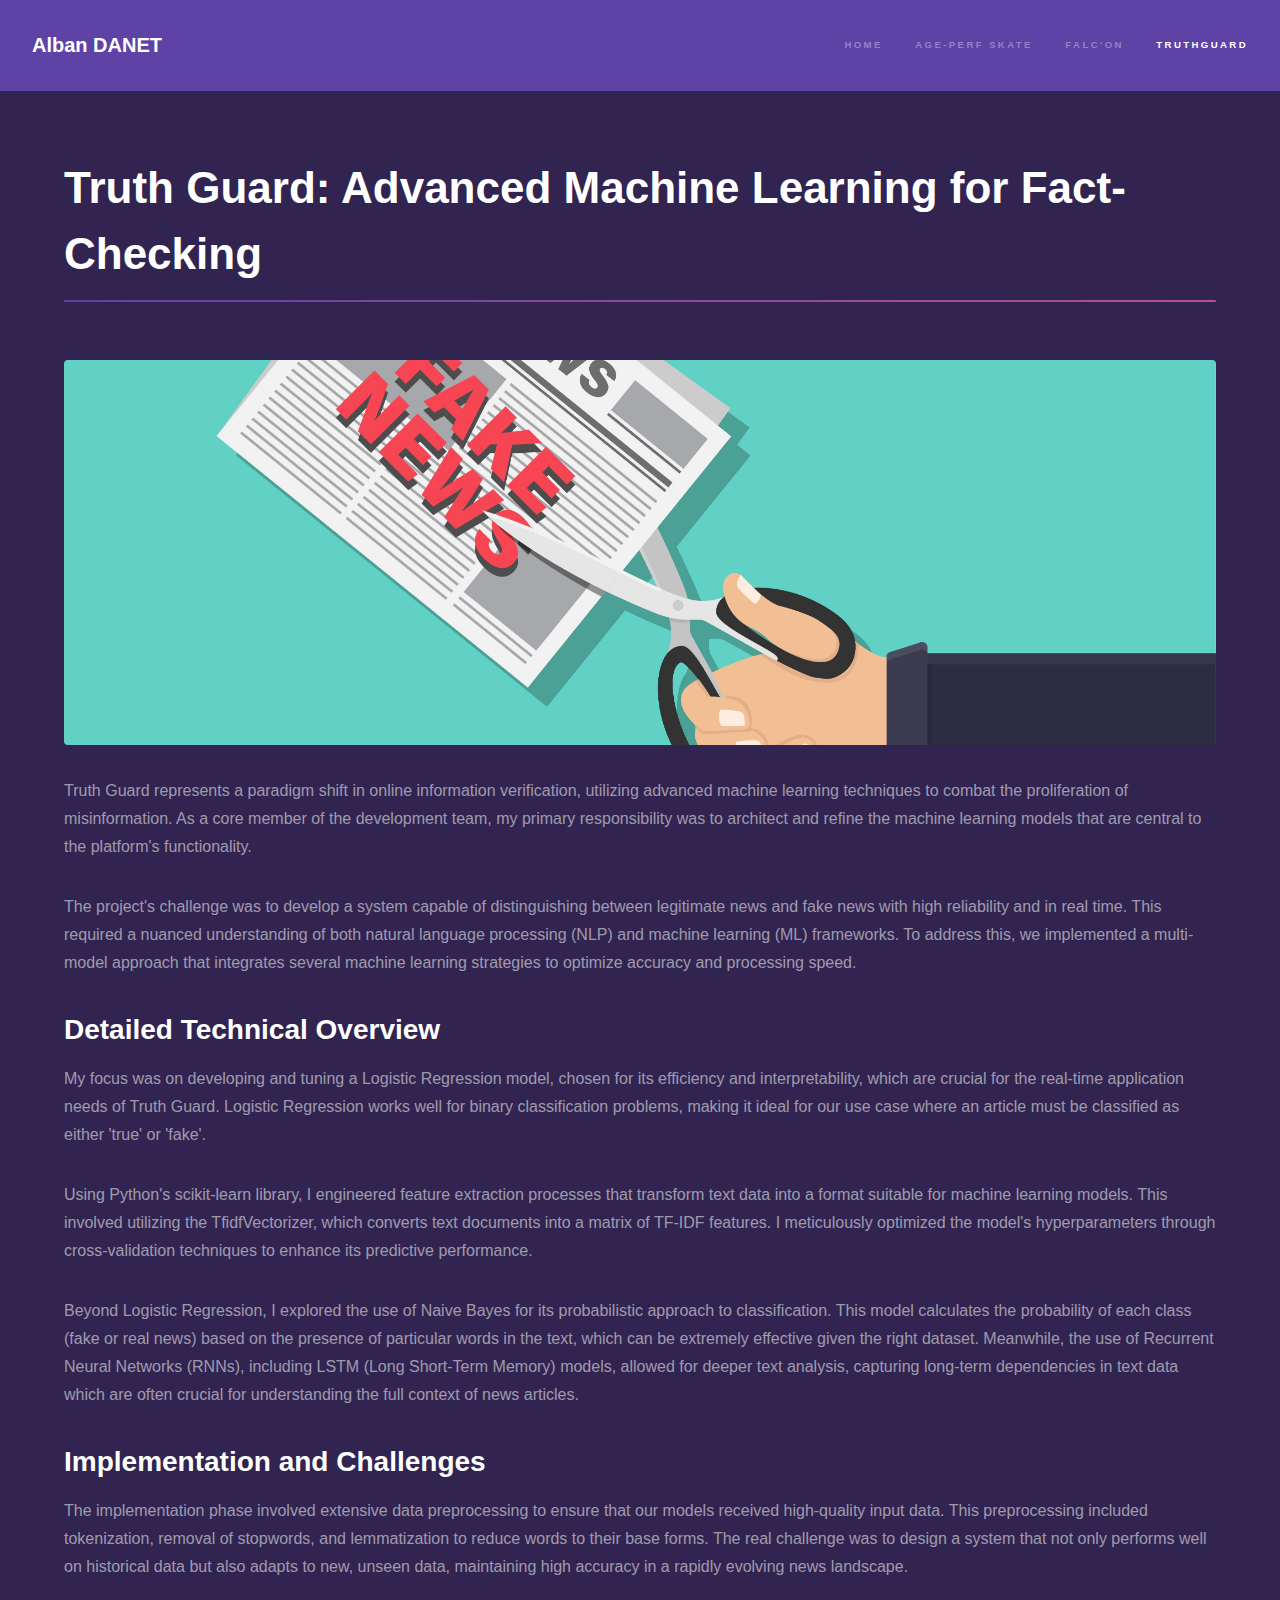
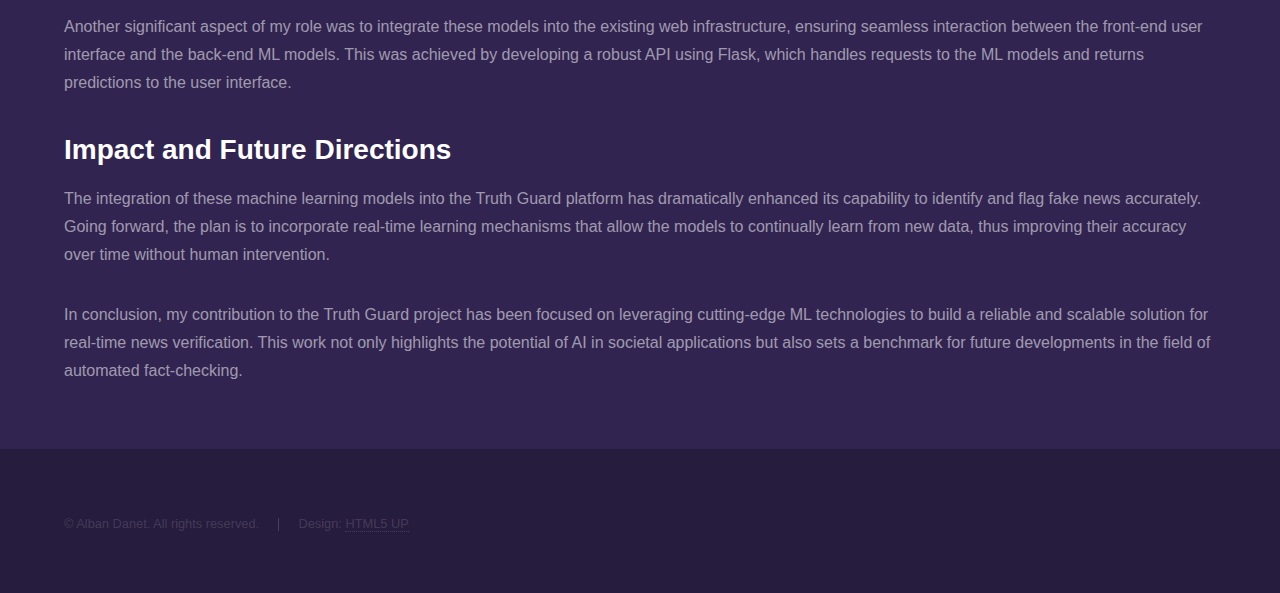
<file: truthguard.html>
<!DOCTYPE HTML>
<!--
	Hyperspace by HTML5 UP
	html5up.net | @ajlkn
	Free for personal and commercial use under the CCA 3.0 license (html5up.net/license)
-->
<html>
	<head>
		<title>Alban_DANET_truthguard</title>
		<meta charset="utf-8" />
		<meta name="viewport" content="width=device-width, initial-scale=1, user-scalable=no" />
		<link rel="stylesheet" href="assets/css/main.css" />
		<noscript><link rel="stylesheet" href="assets/css/noscript.css" /></noscript>
	</head>
	<body class="is-preload">

		<!-- Header -->
			<header id="header">
				<a href="index.html" class="title">Alban DANET</a>
				<nav>
					<ul>
						<li><a href="index.html">Home</a></li>
						<li><a href="ageperf_ffrs.html" >Age-Perf Skate</a></li>
						<li><a href="falcon.html">Falc'on</a></li>
						<li><a href="truthguard.html" class="active">truthguard</a></li>
					</ul>
				</nav>
			</header>

		<!-- Wrapper -->
			<div id="wrapper">

				<!-- Main -->
				<section id="main" class="wrapper">
					<div class="inner">
						<h1 class="major">Truth Guard: Advanced Machine Learning for Fact-Checking</h1>
						<span class="image fit"><img src="images/fake_news_ban.jpg" alt="Advanced Analysis of Fake News Detection" /></span>
						<p>Truth Guard represents a paradigm shift in online information verification, utilizing advanced machine learning techniques to combat the proliferation of misinformation. As a core member of the development team, my primary responsibility was to architect and refine the machine learning models that are central to the platform's functionality.</p>
						<p>The project's challenge was to develop a system capable of distinguishing between legitimate news and fake news with high reliability and in real time. This required a nuanced understanding of both natural language processing (NLP) and machine learning (ML) frameworks. To address this, we implemented a multi-model approach that integrates several machine learning strategies to optimize accuracy and processing speed.</p>
						
						<h2>Detailed Technical Overview</h2>
						<p>My focus was on developing and tuning a Logistic Regression model, chosen for its efficiency and interpretability, which are crucial for the real-time application needs of Truth Guard. Logistic Regression works well for binary classification problems, making it ideal for our use case where an article must be classified as either 'true' or 'fake'.</p>
						<p>Using Python's scikit-learn library, I engineered feature extraction processes that transform text data into a format suitable for machine learning models. This involved utilizing the TfidfVectorizer, which converts text documents into a matrix of TF-IDF features. I meticulously optimized the model's hyperparameters through cross-validation techniques to enhance its predictive performance.</p>
						<p>Beyond Logistic Regression, I explored the use of Naive Bayes for its probabilistic approach to classification. This model calculates the probability of each class (fake or real news) based on the presence of particular words in the text, which can be extremely effective given the right dataset. Meanwhile, the use of Recurrent Neural Networks (RNNs), including LSTM (Long Short-Term Memory) models, allowed for deeper text analysis, capturing long-term dependencies in text data which are often crucial for understanding the full context of news articles.</p>
						
						<h2>Implementation and Challenges</h2>
						<p>The implementation phase involved extensive data preprocessing to ensure that our models received high-quality input data. This preprocessing included tokenization, removal of stopwords, and lemmatization to reduce words to their base forms. The real challenge was to design a system that not only performs well on historical data but also adapts to new, unseen data, maintaining high accuracy in a rapidly evolving news landscape.</p>
						<p>Another significant aspect of my role was to integrate these models into the existing web infrastructure, ensuring seamless interaction between the front-end user interface and the back-end ML models. This was achieved by developing a robust API using Flask, which handles requests to the ML models and returns predictions to the user interface.</p>
						
						<h2>Impact and Future Directions</h2>
						<p>The integration of these machine learning models into the Truth Guard platform has dramatically enhanced its capability to identify and flag fake news accurately. Going forward, the plan is to incorporate real-time learning mechanisms that allow the models to continually learn from new data, thus improving their accuracy over time without human intervention.</p>
						<p>In conclusion, my contribution to the Truth Guard project has been focused on leveraging cutting-edge ML technologies to build a reliable and scalable solution for real-time news verification. This work not only highlights the potential of AI in societal applications but also sets a benchmark for future developments in the field of automated fact-checking.</p>
					</div>
				</section>
				

			</div>

		<!-- Footer -->
			<footer id="footer" class="wrapper alt">
				<div class="inner">
					<ul class="menu">
						<li>&copy; Alban Danet. All rights reserved.</li><li>Design: <a href="http://html5up.net">HTML5 UP</a></li>
					</ul>
				</div>
			</footer>

		<!-- Scripts -->
			<script src="assets/js/jquery.min.js"></script>
			<script src="assets/js/jquery.scrollex.min.js"></script>
			<script src="assets/js/jquery.scrolly.min.js"></script>
			<script src="assets/js/browser.min.js"></script>
			<script src="assets/js/breakpoints.min.js"></script>
			<script src="assets/js/util.js"></script>
			<script src="assets/js/main.js"></script>

	</body>
</html>
</file>
<file: assets/css/noscript.css>
/*
	Hyperspace by HTML5 UP
	html5up.net | @ajlkn
	Free for personal and commercial use under the CCA 3.0 license (html5up.net/license)
*/

/* Spotlights */

	.spotlights > section > .image:before {
		opacity: 0 !important;
	}

	.spotlights > section > .content > .inner {
		-moz-transform: none !important;
		-webkit-transform: none !important;
		-ms-transform: none !important;
		transform: none !important;
		opacity: 1 !important;
	}

/* Wrapper */

	.wrapper > .inner {
		opacity: 1 !important;
		-moz-transform: none !important;
		-webkit-transform: none !important;
		-ms-transform: none !important;
		transform: none !important;
	}

/* Sidebar */

	#sidebar > .inner {
		opacity: 1 !important;
	}

	#sidebar nav > ul > li {
		-moz-transform: none !important;
		-webkit-transform: none !important;
		-ms-transform: none !important;
		transform: none !important;
		opacity: 1 !important;
	}
</file>
<file: assets/css/main.css>
@import url(fontawesome-all.min.css);

/*
	Hyperspace by HTML5 UP
	html5up.net | @ajlkn
	Free for personal and commercial use under the CCA 3.0 license (html5up.net/license)
*/

html, body, div, span, applet, object,
iframe, h1, h2, h3, h4, h5, h6, p, blockquote,
pre, a, abbr, acronym, address, big, cite,
code, del, dfn, em, img, ins, kbd, q, s, samp,
small, strike, strong, sub, sup, tt, var, b,
u, i, center, dl, dt, dd, ol, ul, li, fieldset,
form, label, legend, table, caption, tbody,
tfoot, thead, tr, th, td, article, aside,
canvas, details, embed, figure, figcaption,
footer, header, hgroup, menu, nav, output, ruby,
section, summary, time, mark, audio, video {
	margin: 0;
	padding: 0;
	border: 0;
	font-size: 100%;
	font: inherit;
	vertical-align: baseline;}

article, aside, details, figcaption, figure,
footer, header, hgroup, menu, nav, section {
	display: block;}

body {
	line-height: 1;
}

ol, ul {
	list-style: none;
}

blockquote, q {
	quotes: none;
}

	blockquote:before, blockquote:after, q:before, q:after {
		content: '';
		content: none;
	}

table {
	border-collapse: collapse;
	border-spacing: 0;
}

body {
	-webkit-text-size-adjust: none;
}

mark {
	background-color: transparent;
	color: inherit;
}

input::-moz-focus-inner {
	border: 0;
	padding: 0;
}

input, select, textarea {
	-moz-appearance: none;
	-webkit-appearance: none;
	-ms-appearance: none;
	appearance: none;
}

/* Basic */

	@-ms-viewport {
		width: device-width;
	}

	body {
		-ms-overflow-style: scrollbar;
	}

	@media screen and (max-width: 480px) {

		html, body {
			min-width: 320px;
		}

	}

	html {
		box-sizing: border-box;
	}

	*, *:before, *:after {
		box-sizing: inherit;
	}

	body {
		background: #312450;
	}

		body.is-preload *, body.is-preload *:before, body.is-preload *:after {
			-moz-animation: none !important;
			-webkit-animation: none !important;
			-ms-animation: none !important;
			animation: none !important;
			-moz-transition: none !important;
			-webkit-transition: none !important;
			-ms-transition: none !important;
			transition: none !important;
		}

/* Type */

	body, input, select, textarea {
		color: rgba(255, 255, 255, 0.55);
		font-family: Arial, Helvetica, sans-serif;
		font-size: 16.5pt;
		font-weight: normal;
		line-height: 1.75;
	}

		@media screen and (max-width: 1680px) {

			body, input, select, textarea {
				font-size: 13pt;
			}

		}

		@media screen and (max-width: 1280px) {

			body, input, select, textarea {
				font-size: 12pt;
			}

		}

		@media screen and (max-width: 360px) {

			body, input, select, textarea {
				font-size: 11pt;
			}

		}

	a {
		-moz-transition: color 0.2s ease, border-bottom-color 0.2s ease;
		-webkit-transition: color 0.2s ease, border-bottom-color 0.2s ease;
		-ms-transition: color 0.2s ease, border-bottom-color 0.2s ease;
		transition: color 0.2s ease, border-bottom-color 0.2s ease;
		border-bottom: dotted 1px rgba(255, 255, 255, 0.35);
		color: inherit;
		text-decoration: none;
	}

		a:hover {
			border-bottom-color: transparent;
			color: #ffffff;
		}

	strong, b {
		color: #ffffff;
		font-weight: bold;
	}

	em, i {
		font-style: italic;
	}

	p {
		margin: 0 0 2em 0;
	}

	h1, h2, h3, h4, h5, h6 {
		color: #ffffff;
		font-weight: bold;
		line-height: 1.5;
		margin: 0 0 0.5em 0;
	}

		h1 a, h2 a, h3 a, h4 a, h5 a, h6 a {
			color: inherit;
			text-decoration: none;
		}

	h1 {
		font-size: 2.75em;
	}

		h1.major {
			margin: 0 0 1.3em 0;
			position: relative;
			padding-bottom: 0.35em;
		}

			h1.major:after {
				background-image: -moz-linear-gradient(to right, #5e42a6, #b74e91);
				background-image: -webkit-linear-gradient(to right, #5e42a6, #b74e91);
				background-image: -ms-linear-gradient(to right, #5e42a6, #b74e91);
				background-image: linear-gradient(to right, #5e42a6, #b74e91);
				-moz-transition: max-width 0.2s ease;
				-webkit-transition: max-width 0.2s ease;
				-ms-transition: max-width 0.2s ease;
				transition: max-width 0.2s ease;
				border-radius: 0.2em;
				bottom: 0;
				content: '';
				height: 0.05em;
				position: absolute;
				right: 0;
				width: 100%;
			}

	h2 {
		font-size: 1.75em;
	}

	h3 {
		font-size: 1.1em;
	}

	h4 {
		font-size: 1em;
	}

	h5 {
		font-size: 0.8em;
	}

	h6 {
		font-size: 0.6em;
	}

	@media screen and (max-width: 736px) {

		h1 {
			font-size: 2em;
		}

		h2 {
			font-size: 1.25em;
		}

		h3 {
			font-size: 1em;
		}

		h4 {
			font-size: 0.8em;
		}

		h5 {
			font-size: 0.6em;
		}

		h6 {
			font-size: 0.6em;
		}

	}

	sub {
		font-size: 0.8em;
		position: relative;
		top: 0.5em;
	}

	sup {
		font-size: 0.8em;
		position: relative;
		top: -0.5em;
	}

	blockquote {
		border-left: solid 4px rgba(255, 255, 255, 0.15);
		font-style: italic;
		margin: 0 0 2em 0;
		padding: 0.5em 0 0.5em 2em;
	}

	code {
		background: rgba(255, 255, 255, 0.05);
		border-radius: 0.25em;
		border: solid 1px rgba(255, 255, 255, 0.15);
		font-family: "Courier New", monospace;
		font-size: 0.9em;
		margin: 0 0.25em;
		padding: 0.25em 0.65em;
	}

	pre {
		-webkit-overflow-scrolling: touch;
		font-family: "Courier New", monospace;
		font-size: 0.9em;
		margin: 0 0 2em 0;
	}

		pre code {
			display: block;
			line-height: 1.75em;
			padding: 1em 1.5em;
			overflow-x: auto;
		}

	hr {
		border: 0;
		border-bottom: solid 1px rgba(255, 255, 255, 0.15);
		margin: 2em 0;
	}

		hr.major {
			margin: 3em 0;
		}

	.align-left {
		text-align: left;
	}

	.align-center {
		text-align: center;
	}

	.align-right {
		text-align: right;
	}

/* Row */

	.row {
		display: flex;
		flex-wrap: wrap;
		box-sizing: border-box;
		align-items: stretch;
	}

		.row > * {
			box-sizing: border-box;
		}

		.row.gtr-uniform > * > :last-child {
			margin-bottom: 0;
		}

		.row.aln-left {
			justify-content: flex-start;
		}

		.row.aln-center {
			justify-content: center;
		}

		.row.aln-right {
			justify-content: flex-end;
		}

		.row.aln-top {
			align-items: flex-start;
		}

		.row.aln-middle {
			align-items: center;
		}

		.row.aln-bottom {
			align-items: flex-end;
		}

		.row > .imp {
			order: -1;
		}

		.row > .col-1 {
			width: 8.33333%;
		}

		.row > .off-1 {
			margin-left: 8.33333%;
		}

		.row > .col-2 {
			width: 16.66667%;
		}

		.row > .off-2 {
			margin-left: 16.66667%;
		}

		.row > .col-3 {
			width: 25%;
		}

		.row > .off-3 {
			margin-left: 25%;
		}

		.row > .col-4 {
			width: 33.33333%;
		}

		.row > .off-4 {
			margin-left: 33.33333%;
		}

		.row > .col-5 {
			width: 41.66667%;
		}

		.row > .off-5 {
			margin-left: 41.66667%;
		}

		.row > .col-6 {
			width: 50%;
		}

		.row > .off-6 {
			margin-left: 50%;
		}

		.row > .col-7 {
			width: 58.33333%;
		}

		.row > .off-7 {
			margin-left: 58.33333%;
		}

		.row > .col-8 {
			width: 66.66667%;
		}

		.row > .off-8 {
			margin-left: 66.66667%;
		}

		.row > .col-9 {
			width: 75%;
		}

		.row > .off-9 {
			margin-left: 75%;
		}

		.row > .col-10 {
			width: 83.33333%;
		}

		.row > .off-10 {
			margin-left: 83.33333%;
		}

		.row > .col-11 {
			width: 91.66667%;
		}

		.row > .off-11 {
			margin-left: 91.66667%;
		}

		.row > .col-12 {
			width: 100%;
		}

		.row > .off-12 {
			margin-left: 100%;
		}

		.row.gtr-0 {
			margin-top: 0;
			margin-left: 0em;
		}

			.row.gtr-0 > * {
				padding: 0 0 0 0em;
			}

			.row.gtr-0.gtr-uniform {
				margin-top: 0em;
			}

				.row.gtr-0.gtr-uniform > * {
					padding-top: 0em;
				}

		.row.gtr-25 {
			margin-top: 0;
			margin-left: -0.375em;
		}

			.row.gtr-25 > * {
				padding: 0 0 0 0.375em;
			}

			.row.gtr-25.gtr-uniform {
				margin-top: -0.375em;
			}

				.row.gtr-25.gtr-uniform > * {
					padding-top: 0.375em;
				}

		.row.gtr-50 {
			margin-top: 0;
			margin-left: -0.75em;
		}

			.row.gtr-50 > * {
				padding: 0 0 0 0.75em;
			}

			.row.gtr-50.gtr-uniform {
				margin-top: -0.75em;
			}

				.row.gtr-50.gtr-uniform > * {
					padding-top: 0.75em;
				}

		.row {
			margin-top: 0;
			margin-left: -1.5em;
		}

			.row > * {
				padding: 0 0 0 1.5em;
			}

			.row.gtr-uniform {
				margin-top: -1.5em;
			}

				.row.gtr-uniform > * {
					padding-top: 1.5em;
				}

		.row.gtr-150 {
			margin-top: 0;
			margin-left: -2.25em;
		}

			.row.gtr-150 > * {
				padding: 0 0 0 2.25em;
			}

			.row.gtr-150.gtr-uniform {
				margin-top: -2.25em;
			}

				.row.gtr-150.gtr-uniform > * {
					padding-top: 2.25em;
				}

		.row.gtr-200 {
			margin-top: 0;
			margin-left: -3em;
		}

			.row.gtr-200 > * {
				padding: 0 0 0 3em;
			}

			.row.gtr-200.gtr-uniform {
				margin-top: -3em;
			}

				.row.gtr-200.gtr-uniform > * {
					padding-top: 3em;
				}

		@media screen and (max-width: 1680px) {

			.row {
				display: flex;
				flex-wrap: wrap;
				box-sizing: border-box;
				align-items: stretch;
			}

				.row > * {
					box-sizing: border-box;
				}

				.row.gtr-uniform > * > :last-child {
					margin-bottom: 0;
				}

				.row.aln-left {
					justify-content: flex-start;
				}

				.row.aln-center {
					justify-content: center;
				}

				.row.aln-right {
					justify-content: flex-end;
				}

				.row.aln-top {
					align-items: flex-start;
				}

				.row.aln-middle {
					align-items: center;
				}

				.row.aln-bottom {
					align-items: flex-end;
				}

				.row > .imp-xlarge {
					order: -1;
				}

				.row > .col-1-xlarge {
					width: 8.33333%;
				}

				.row > .off-1-xlarge {
					margin-left: 8.33333%;
				}

				.row > .col-2-xlarge {
					width: 16.66667%;
				}

				.row > .off-2-xlarge {
					margin-left: 16.66667%;
				}

				.row > .col-3-xlarge {
					width: 25%;
				}

				.row > .off-3-xlarge {
					margin-left: 25%;
				}

				.row > .col-4-xlarge {
					width: 33.33333%;
				}

				.row > .off-4-xlarge {
					margin-left: 33.33333%;
				}

				.row > .col-5-xlarge {
					width: 41.66667%;
				}

				.row > .off-5-xlarge {
					margin-left: 41.66667%;
				}

				.row > .col-6-xlarge {
					width: 50%;
				}

				.row > .off-6-xlarge {
					margin-left: 50%;
				}

				.row > .col-7-xlarge {
					width: 58.33333%;
				}

				.row > .off-7-xlarge {
					margin-left: 58.33333%;
				}

				.row > .col-8-xlarge {
					width: 66.66667%;
				}

				.row > .off-8-xlarge {
					margin-left: 66.66667%;
				}

				.row > .col-9-xlarge {
					width: 75%;
				}

				.row > .off-9-xlarge {
					margin-left: 75%;
				}

				.row > .col-10-xlarge {
					width: 83.33333%;
				}

				.row > .off-10-xlarge {
					margin-left: 83.33333%;
				}

				.row > .col-11-xlarge {
					width: 91.66667%;
				}

				.row > .off-11-xlarge {
					margin-left: 91.66667%;
				}

				.row > .col-12-xlarge {
					width: 100%;
				}

				.row > .off-12-xlarge {
					margin-left: 100%;
				}

				.row.gtr-0 {
					margin-top: 0;
					margin-left: 0em;
				}

					.row.gtr-0 > * {
						padding: 0 0 0 0em;
					}

					.row.gtr-0.gtr-uniform {
						margin-top: 0em;
					}

						.row.gtr-0.gtr-uniform > * {
							padding-top: 0em;
						}

				.row.gtr-25 {
					margin-top: 0;
					margin-left: -0.375em;
				}

					.row.gtr-25 > * {
						padding: 0 0 0 0.375em;
					}

					.row.gtr-25.gtr-uniform {
						margin-top: -0.375em;
					}

						.row.gtr-25.gtr-uniform > * {
							padding-top: 0.375em;
						}

				.row.gtr-50 {
					margin-top: 0;
					margin-left: -0.75em;
				}

					.row.gtr-50 > * {
						padding: 0 0 0 0.75em;
					}

					.row.gtr-50.gtr-uniform {
						margin-top: -0.75em;
					}

						.row.gtr-50.gtr-uniform > * {
							padding-top: 0.75em;
						}

				.row {
					margin-top: 0;
					margin-left: -1.5em;
				}

					.row > * {
						padding: 0 0 0 1.5em;
					}

					.row.gtr-uniform {
						margin-top: -1.5em;
					}

						.row.gtr-uniform > * {
							padding-top: 1.5em;
						}

				.row.gtr-150 {
					margin-top: 0;
					margin-left: -2.25em;
				}

					.row.gtr-150 > * {
						padding: 0 0 0 2.25em;
					}

					.row.gtr-150.gtr-uniform {
						margin-top: -2.25em;
					}

						.row.gtr-150.gtr-uniform > * {
							padding-top: 2.25em;
						}

				.row.gtr-200 {
					margin-top: 0;
					margin-left: -3em;
				}

					.row.gtr-200 > * {
						padding: 0 0 0 3em;
					}

					.row.gtr-200.gtr-uniform {
						margin-top: -3em;
					}

						.row.gtr-200.gtr-uniform > * {
							padding-top: 3em;
						}

		}

		@media screen and (max-width: 1280px) {

			.row {
				display: flex;
				flex-wrap: wrap;
				box-sizing: border-box;
				align-items: stretch;
			}

				.row > * {
					box-sizing: border-box;
				}

				.row.gtr-uniform > * > :last-child {
					margin-bottom: 0;
				}

				.row.aln-left {
					justify-content: flex-start;
				}

				.row.aln-center {
					justify-content: center;
				}

				.row.aln-right {
					justify-content: flex-end;
				}

				.row.aln-top {
					align-items: flex-start;
				}

				.row.aln-middle {
					align-items: center;
				}

				.row.aln-bottom {
					align-items: flex-end;
				}

				.row > .imp-large {
					order: -1;
				}

				.row > .col-1-large {
					width: 8.33333%;
				}

				.row > .off-1-large {
					margin-left: 8.33333%;
				}

				.row > .col-2-large {
					width: 16.66667%;
				}

				.row > .off-2-large {
					margin-left: 16.66667%;
				}

				.row > .col-3-large {
					width: 25%;
				}

				.row > .off-3-large {
					margin-left: 25%;
				}

				.row > .col-4-large {
					width: 33.33333%;
				}

				.row > .off-4-large {
					margin-left: 33.33333%;
				}

				.row > .col-5-large {
					width: 41.66667%;
				}

				.row > .off-5-large {
					margin-left: 41.66667%;
				}

				.row > .col-6-large {
					width: 50%;
				}

				.row > .off-6-large {
					margin-left: 50%;
				}

				.row > .col-7-large {
					width: 58.33333%;
				}

				.row > .off-7-large {
					margin-left: 58.33333%;
				}

				.row > .col-8-large {
					width: 66.66667%;
				}

				.row > .off-8-large {
					margin-left: 66.66667%;
				}

				.row > .col-9-large {
					width: 75%;
				}

				.row > .off-9-large {
					margin-left: 75%;
				}

				.row > .col-10-large {
					width: 83.33333%;
				}

				.row > .off-10-large {
					margin-left: 83.33333%;
				}

				.row > .col-11-large {
					width: 91.66667%;
				}

				.row > .off-11-large {
					margin-left: 91.66667%;
				}

				.row > .col-12-large {
					width: 100%;
				}

				.row > .off-12-large {
					margin-left: 100%;
				}

				.row.gtr-0 {
					margin-top: 0;
					margin-left: 0em;
				}

					.row.gtr-0 > * {
						padding: 0 0 0 0em;
					}

					.row.gtr-0.gtr-uniform {
						margin-top: 0em;
					}

						.row.gtr-0.gtr-uniform > * {
							padding-top: 0em;
						}

				.row.gtr-25 {
					margin-top: 0;
					margin-left: -0.375em;
				}

					.row.gtr-25 > * {
						padding: 0 0 0 0.375em;
					}

					.row.gtr-25.gtr-uniform {
						margin-top: -0.375em;
					}

						.row.gtr-25.gtr-uniform > * {
							padding-top: 0.375em;
						}

				.row.gtr-50 {
					margin-top: 0;
					margin-left: -0.75em;
				}

					.row.gtr-50 > * {
						padding: 0 0 0 0.75em;
					}

					.row.gtr-50.gtr-uniform {
						margin-top: -0.75em;
					}

						.row.gtr-50.gtr-uniform > * {
							padding-top: 0.75em;
						}

				.row {
					margin-top: 0;
					margin-left: -1.5em;
				}

					.row > * {
						padding: 0 0 0 1.5em;
					}

					.row.gtr-uniform {
						margin-top: -1.5em;
					}

						.row.gtr-uniform > * {
							padding-top: 1.5em;
						}

				.row.gtr-150 {
					margin-top: 0;
					margin-left: -2.25em;
				}

					.row.gtr-150 > * {
						padding: 0 0 0 2.25em;
					}

					.row.gtr-150.gtr-uniform {
						margin-top: -2.25em;
					}

						.row.gtr-150.gtr-uniform > * {
							padding-top: 2.25em;
						}

				.row.gtr-200 {
					margin-top: 0;
					margin-left: -3em;
				}

					.row.gtr-200 > * {
						padding: 0 0 0 3em;
					}

					.row.gtr-200.gtr-uniform {
						margin-top: -3em;
					}

						.row.gtr-200.gtr-uniform > * {
							padding-top: 3em;
						}

		}

		@media screen and (max-width: 980px) {

			.row {
				display: flex;
				flex-wrap: wrap;
				box-sizing: border-box;
				align-items: stretch;
			}

				.row > * {
					box-sizing: border-box;
				}

				.row.gtr-uniform > * > :last-child {
					margin-bottom: 0;
				}

				.row.aln-left {
					justify-content: flex-start;
				}

				.row.aln-center {
					justify-content: center;
				}

				.row.aln-right {
					justify-content: flex-end;
				}

				.row.aln-top {
					align-items: flex-start;
				}

				.row.aln-middle {
					align-items: center;
				}

				.row.aln-bottom {
					align-items: flex-end;
				}

				.row > .imp-medium {
					order: -1;
				}

				.row > .col-1-medium {
					width: 8.33333%;
				}

				.row > .off-1-medium {
					margin-left: 8.33333%;
				}

				.row > .col-2-medium {
					width: 16.66667%;
				}

				.row > .off-2-medium {
					margin-left: 16.66667%;
				}

				.row > .col-3-medium {
					width: 25%;
				}

				.row > .off-3-medium {
					margin-left: 25%;
				}

				.row > .col-4-medium {
					width: 33.33333%;
				}

				.row > .off-4-medium {
					margin-left: 33.33333%;
				}

				.row > .col-5-medium {
					width: 41.66667%;
				}

				.row > .off-5-medium {
					margin-left: 41.66667%;
				}

				.row > .col-6-medium {
					width: 50%;
				}

				.row > .off-6-medium {
					margin-left: 50%;
				}

				.row > .col-7-medium {
					width: 58.33333%;
				}

				.row > .off-7-medium {
					margin-left: 58.33333%;
				}

				.row > .col-8-medium {
					width: 66.66667%;
				}

				.row > .off-8-medium {
					margin-left: 66.66667%;
				}

				.row > .col-9-medium {
					width: 75%;
				}

				.row > .off-9-medium {
					margin-left: 75%;
				}

				.row > .col-10-medium {
					width: 83.33333%;
				}

				.row > .off-10-medium {
					margin-left: 83.33333%;
				}

				.row > .col-11-medium {
					width: 91.66667%;
				}

				.row > .off-11-medium {
					margin-left: 91.66667%;
				}

				.row > .col-12-medium {
					width: 100%;
				}

				.row > .off-12-medium {
					margin-left: 100%;
				}

				.row.gtr-0 {
					margin-top: 0;
					margin-left: 0em;
				}

					.row.gtr-0 > * {
						padding: 0 0 0 0em;
					}

					.row.gtr-0.gtr-uniform {
						margin-top: 0em;
					}

						.row.gtr-0.gtr-uniform > * {
							padding-top: 0em;
						}

				.row.gtr-25 {
					margin-top: 0;
					margin-left: -0.375em;
				}

					.row.gtr-25 > * {
						padding: 0 0 0 0.375em;
					}

					.row.gtr-25.gtr-uniform {
						margin-top: -0.375em;
					}

						.row.gtr-25.gtr-uniform > * {
							padding-top: 0.375em;
						}

				.row.gtr-50 {
					margin-top: 0;
					margin-left: -0.75em;
				}

					.row.gtr-50 > * {
						padding: 0 0 0 0.75em;
					}

					.row.gtr-50.gtr-uniform {
						margin-top: -0.75em;
					}

						.row.gtr-50.gtr-uniform > * {
							padding-top: 0.75em;
						}

				.row {
					margin-top: 0;
					margin-left: -1.5em;
				}

					.row > * {
						padding: 0 0 0 1.5em;
					}

					.row.gtr-uniform {
						margin-top: -1.5em;
					}

						.row.gtr-uniform > * {
							padding-top: 1.5em;
						}

				.row.gtr-150 {
					margin-top: 0;
					margin-left: -2.25em;
				}

					.row.gtr-150 > * {
						padding: 0 0 0 2.25em;
					}

					.row.gtr-150.gtr-uniform {
						margin-top: -2.25em;
					}

						.row.gtr-150.gtr-uniform > * {
							padding-top: 2.25em;
						}

				.row.gtr-200 {
					margin-top: 0;
					margin-left: -3em;
				}

					.row.gtr-200 > * {
						padding: 0 0 0 3em;
					}

					.row.gtr-200.gtr-uniform {
						margin-top: -3em;
					}

						.row.gtr-200.gtr-uniform > * {
							padding-top: 3em;
						}

		}

		@media screen and (max-width: 736px) {

			.row {
				display: flex;
				flex-wrap: wrap;
				box-sizing: border-box;
				align-items: stretch;
			}

				.row > * {
					box-sizing: border-box;
				}

				.row.gtr-uniform > * > :last-child {
					margin-bottom: 0;
				}

				.row.aln-left {
					justify-content: flex-start;
				}

				.row.aln-center {
					justify-content: center;
				}

				.row.aln-right {
					justify-content: flex-end;
				}

				.row.aln-top {
					align-items: flex-start;
				}

				.row.aln-middle {
					align-items: center;
				}

				.row.aln-bottom {
					align-items: flex-end;
				}

				.row > .imp-small {
					order: -1;
				}

				.row > .col-1-small {
					width: 8.33333%;
				}

				.row > .off-1-small {
					margin-left: 8.33333%;
				}

				.row > .col-2-small {
					width: 16.66667%;
				}

				.row > .off-2-small {
					margin-left: 16.66667%;
				}

				.row > .col-3-small {
					width: 25%;
				}

				.row > .off-3-small {
					margin-left: 25%;
				}

				.row > .col-4-small {
					width: 33.33333%;
				}

				.row > .off-4-small {
					margin-left: 33.33333%;
				}

				.row > .col-5-small {
					width: 41.66667%;
				}

				.row > .off-5-small {
					margin-left: 41.66667%;
				}

				.row > .col-6-small {
					width: 50%;
				}

				.row > .off-6-small {
					margin-left: 50%;
				}

				.row > .col-7-small {
					width: 58.33333%;
				}

				.row > .off-7-small {
					margin-left: 58.33333%;
				}

				.row > .col-8-small {
					width: 66.66667%;
				}

				.row > .off-8-small {
					margin-left: 66.66667%;
				}

				.row > .col-9-small {
					width: 75%;
				}

				.row > .off-9-small {
					margin-left: 75%;
				}

				.row > .col-10-small {
					width: 83.33333%;
				}

				.row > .off-10-small {
					margin-left: 83.33333%;
				}

				.row > .col-11-small {
					width: 91.66667%;
				}

				.row > .off-11-small {
					margin-left: 91.66667%;
				}

				.row > .col-12-small {
					width: 100%;
				}

				.row > .off-12-small {
					margin-left: 100%;
				}

				.row.gtr-0 {
					margin-top: 0;
					margin-left: 0em;
				}

					.row.gtr-0 > * {
						padding: 0 0 0 0em;
					}

					.row.gtr-0.gtr-uniform {
						margin-top: 0em;
					}

						.row.gtr-0.gtr-uniform > * {
							padding-top: 0em;
						}

				.row.gtr-25 {
					margin-top: 0;
					margin-left: -0.375em;
				}

					.row.gtr-25 > * {
						padding: 0 0 0 0.375em;
					}

					.row.gtr-25.gtr-uniform {
						margin-top: -0.375em;
					}

						.row.gtr-25.gtr-uniform > * {
							padding-top: 0.375em;
						}

				.row.gtr-50 {
					margin-top: 0;
					margin-left: -0.75em;
				}

					.row.gtr-50 > * {
						padding: 0 0 0 0.75em;
					}

					.row.gtr-50.gtr-uniform {
						margin-top: -0.75em;
					}

						.row.gtr-50.gtr-uniform > * {
							padding-top: 0.75em;
						}

				.row {
					margin-top: 0;
					margin-left: -1.5em;
				}

					.row > * {
						padding: 0 0 0 1.5em;
					}

					.row.gtr-uniform {
						margin-top: -1.5em;
					}

						.row.gtr-uniform > * {
							padding-top: 1.5em;
						}

				.row.gtr-150 {
					margin-top: 0;
					margin-left: -2.25em;
				}

					.row.gtr-150 > * {
						padding: 0 0 0 2.25em;
					}

					.row.gtr-150.gtr-uniform {
						margin-top: -2.25em;
					}

						.row.gtr-150.gtr-uniform > * {
							padding-top: 2.25em;
						}

				.row.gtr-200 {
					margin-top: 0;
					margin-left: -3em;
				}

					.row.gtr-200 > * {
						padding: 0 0 0 3em;
					}

					.row.gtr-200.gtr-uniform {
						margin-top: -3em;
					}

						.row.gtr-200.gtr-uniform > * {
							padding-top: 3em;
						}

		}

		@media screen and (max-width: 480px) {

			.row {
				display: flex;
				flex-wrap: wrap;
				box-sizing: border-box;
				align-items: stretch;
			}

				.row > * {
					box-sizing: border-box;
				}

				.row.gtr-uniform > * > :last-child {
					margin-bottom: 0;
				}

				.row.aln-left {
					justify-content: flex-start;
				}

				.row.aln-center {
					justify-content: center;
				}

				.row.aln-right {
					justify-content: flex-end;
				}

				.row.aln-top {
					align-items: flex-start;
				}

				.row.aln-middle {
					align-items: center;
				}

				.row.aln-bottom {
					align-items: flex-end;
				}

				.row > .imp-xsmall {
					order: -1;
				}

				.row > .col-1-xsmall {
					width: 8.33333%;
				}

				.row > .off-1-xsmall {
					margin-left: 8.33333%;
				}

				.row > .col-2-xsmall {
					width: 16.66667%;
				}

				.row > .off-2-xsmall {
					margin-left: 16.66667%;
				}

				.row > .col-3-xsmall {
					width: 25%;
				}

				.row > .off-3-xsmall {
					margin-left: 25%;
				}

				.row > .col-4-xsmall {
					width: 33.33333%;
				}

				.row > .off-4-xsmall {
					margin-left: 33.33333%;
				}

				.row > .col-5-xsmall {
					width: 41.66667%;
				}

				.row > .off-5-xsmall {
					margin-left: 41.66667%;
				}

				.row > .col-6-xsmall {
					width: 50%;
				}

				.row > .off-6-xsmall {
					margin-left: 50%;
				}

				.row > .col-7-xsmall {
					width: 58.33333%;
				}

				.row > .off-7-xsmall {
					margin-left: 58.33333%;
				}

				.row > .col-8-xsmall {
					width: 66.66667%;
				}

				.row > .off-8-xsmall {
					margin-left: 66.66667%;
				}

				.row > .col-9-xsmall {
					width: 75%;
				}

				.row > .off-9-xsmall {
					margin-left: 75%;
				}

				.row > .col-10-xsmall {
					width: 83.33333%;
				}

				.row > .off-10-xsmall {
					margin-left: 83.33333%;
				}

				.row > .col-11-xsmall {
					width: 91.66667%;
				}

				.row > .off-11-xsmall {
					margin-left: 91.66667%;
				}

				.row > .col-12-xsmall {
					width: 100%;
				}

				.row > .off-12-xsmall {
					margin-left: 100%;
				}

				.row.gtr-0 {
					margin-top: 0;
					margin-left: 0em;
				}

					.row.gtr-0 > * {
						padding: 0 0 0 0em;
					}

					.row.gtr-0.gtr-uniform {
						margin-top: 0em;
					}

						.row.gtr-0.gtr-uniform > * {
							padding-top: 0em;
						}

				.row.gtr-25 {
					margin-top: 0;
					margin-left: -0.375em;
				}

					.row.gtr-25 > * {
						padding: 0 0 0 0.375em;
					}

					.row.gtr-25.gtr-uniform {
						margin-top: -0.375em;
					}

						.row.gtr-25.gtr-uniform > * {
							padding-top: 0.375em;
						}

				.row.gtr-50 {
					margin-top: 0;
					margin-left: -0.75em;
				}

					.row.gtr-50 > * {
						padding: 0 0 0 0.75em;
					}

					.row.gtr-50.gtr-uniform {
						margin-top: -0.75em;
					}

						.row.gtr-50.gtr-uniform > * {
							padding-top: 0.75em;
						}

				.row {
					margin-top: 0;
					margin-left: -1.5em;
				}

					.row > * {
						padding: 0 0 0 1.5em;
					}

					.row.gtr-uniform {
						margin-top: -1.5em;
					}

						.row.gtr-uniform > * {
							padding-top: 1.5em;
						}

				.row.gtr-150 {
					margin-top: 0;
					margin-left: -2.25em;
				}

					.row.gtr-150 > * {
						padding: 0 0 0 2.25em;
					}

					.row.gtr-150.gtr-uniform {
						margin-top: -2.25em;
					}

						.row.gtr-150.gtr-uniform > * {
							padding-top: 2.25em;
						}

				.row.gtr-200 {
					margin-top: 0;
					margin-left: -3em;
				}

					.row.gtr-200 > * {
						padding: 0 0 0 3em;
					}

					.row.gtr-200.gtr-uniform {
						margin-top: -3em;
					}

						.row.gtr-200.gtr-uniform > * {
							padding-top: 3em;
						}

		}

/* Box */

	.box {
		border-radius: 0.25em;
		border: solid 1px rgba(255, 255, 255, 0.15);
		margin-bottom: 2em;
		padding: 1.5em;
	}

		.box > :last-child,
		.box > :last-child > :last-child,
		.box > :last-child > :last-child > :last-child {
			margin-bottom: 0;
		}

		.box.alt {
			border: 0;
			border-radius: 0;
			padding: 0;
		}

/* Button */

	input[type="submit"],
	input[type="reset"],
	input[type="button"],
	button,
	.button {
		-moz-appearance: none;
		-webkit-appearance: none;
		-ms-appearance: none;
		appearance: none;
		-moz-transition: border-color 0.2s ease;
		-webkit-transition: border-color 0.2s ease;
		-ms-transition: border-color 0.2s ease;
		transition: border-color 0.2s ease;
		background-color: transparent;
		border: solid 1px !important;
		border-color: rgba(255, 255, 255, 0.15) !important;
		border-radius: 3em;
		color: #ffffff !important;
		cursor: pointer;
		display: inline-block;
		font-size: 0.6em;
		font-weight: bold;
		height: calc(4.75em + 2px);
		letter-spacing: 0.25em;
		line-height: 4.75em;
		outline: 0;
		padding: 0 3.75em;
		position: relative;
		text-align: center;
		text-decoration: none;
		text-transform: uppercase;
		white-space: nowrap;
	}

		input[type="submit"]:after,
		input[type="reset"]:after,
		input[type="button"]:after,
		button:after,
		.button:after {
			-moz-transform: scale(0.25);
			-webkit-transform: scale(0.25);
			-ms-transform: scale(0.25);
			transform: scale(0.25);
			pointer-events: none;
			-moz-transition: opacity 0.2s ease, -moz-transform 0.2s ease;
			-webkit-transition: opacity 0.2s ease, -webkit-transform 0.2s ease;
			-ms-transition: opacity 0.2s ease, -ms-transform 0.2s ease;
			transition: opacity 0.2s ease, transform 0.2s ease;
			background: #ffffff;
			border-radius: 3em;
			content: '';
			height: 100%;
			left: 0;
			opacity: 0;
			position: absolute;
			top: 0;
			width: 100%;
		}

		input[type="submit"].icon:before,
		input[type="reset"].icon:before,
		input[type="button"].icon:before,
		button.icon:before,
		.button.icon:before {
			margin-right: 0.75em;
		}

		input[type="submit"].fit,
		input[type="reset"].fit,
		input[type="button"].fit,
		button.fit,
		.button.fit {
			width: 100%;
		}

		input[type="submit"].small,
		input[type="reset"].small,
		input[type="button"].small,
		button.small,
		.button.small {
			font-size: 0.4em;
		}

		input[type="submit"].large,
		input[type="reset"].large,
		input[type="button"].large,
		button.large,
		.button.large {
			font-size: 0.8em;
		}

		input[type="submit"].primary,
		input[type="reset"].primary,
		input[type="button"].primary,
		button.primary,
		.button.primary {
			background-color: #ffffff;
			color: #312450 !important;
		}

			input[type="submit"].primary:after,
			input[type="reset"].primary:after,
			input[type="button"].primary:after,
			button.primary:after,
			.button.primary:after {
				display: none;
			}

		input[type="submit"].disabled, input[type="submit"]:disabled,
		input[type="reset"].disabled,
		input[type="reset"]:disabled,
		input[type="button"].disabled,
		input[type="button"]:disabled,
		button.disabled,
		button:disabled,
		.button.disabled,
		.button:disabled {
			cursor: default;
			opacity: 0.5;
			pointer-events: none;
		}

		input[type="submit"]:hover,
		input[type="reset"]:hover,
		input[type="button"]:hover,
		button:hover,
		.button:hover {
			border-color: rgba(255, 255, 255, 0.55) !important;
		}

			input[type="submit"]:hover:after,
			input[type="reset"]:hover:after,
			input[type="button"]:hover:after,
			button:hover:after,
			.button:hover:after {
				opacity: 0.05;
				-moz-transform: scale(1);
				-webkit-transform: scale(1);
				-ms-transform: scale(1);
				transform: scale(1);
			}

			input[type="submit"]:hover:active,
			input[type="reset"]:hover:active,
			input[type="button"]:hover:active,
			button:hover:active,
			.button:hover:active {
				border-color: #ffffff !important;
			}

				input[type="submit"]:hover:active:after,
				input[type="reset"]:hover:active:after,
				input[type="button"]:hover:active:after,
				button:hover:active:after,
				.button:hover:active:after {
					opacity: 0.1;
				}

/* Features */

	.features {
		display: -moz-flex;
		display: -webkit-flex;
		display: -ms-flex;
		display: flex;
		-moz-flex-wrap: wrap;
		-webkit-flex-wrap: wrap;
		-ms-flex-wrap: wrap;
		flex-wrap: wrap;
		border-radius: 0.25em;
		border: solid 1px rgba(255, 255, 255, 0.15);
		background: rgba(255, 255, 255, 0.05);
		margin: 0 0 2em 0;
	}

		.features section {
			padding: 3.5em 3em 1em 7em ;
			width: 50%;
			border-top: solid 1px rgba(255, 255, 255, 0.15);
			position: relative;
		}

			.features section:nth-child(-n + 2) {
				border-top-width: 0;
			}

			.features section:nth-child(2n) {
				border-left: solid 1px rgba(255, 255, 255, 0.15);
			}

			.features section .icon {
				-moz-transition: opacity 0.5s ease, -moz-transform 0.5s ease;
				-webkit-transition: opacity 0.5s ease, -webkit-transform 0.5s ease;
				-ms-transition: opacity 0.5s ease, -ms-transform 0.5s ease;
				transition: opacity 0.5s ease, transform 0.5s ease;
				-moz-transition-delay: 1s;
				-webkit-transition-delay: 1s;
				-ms-transition-delay: 1s;
				transition-delay: 1s;
				-moz-transform: scale(1);
				-webkit-transform: scale(1);
				-ms-transform: scale(1);
				transform: scale(1);
				position: absolute;
				left: 3em;
				top: 3em;
				opacity: 1;
			}

			.features section:nth-child(1) .icon {
				-moz-transition-delay: 0.15s;
				-webkit-transition-delay: 0.15s;
				-ms-transition-delay: 0.15s;
				transition-delay: 0.15s;
			}

			.features section:nth-child(2) .icon {
				-moz-transition-delay: 0.3s;
				-webkit-transition-delay: 0.3s;
				-ms-transition-delay: 0.3s;
				transition-delay: 0.3s;
			}

			.features section:nth-child(3) .icon {
				-moz-transition-delay: 0.45s;
				-webkit-transition-delay: 0.45s;
				-ms-transition-delay: 0.45s;
				transition-delay: 0.45s;
			}

			.features section:nth-child(4) .icon {
				-moz-transition-delay: 0.6s;
				-webkit-transition-delay: 0.6s;
				-ms-transition-delay: 0.6s;
				transition-delay: 0.6s;
			}

			.features section:nth-child(5) .icon {
				-moz-transition-delay: 0.75s;
				-webkit-transition-delay: 0.75s;
				-ms-transition-delay: 0.75s;
				transition-delay: 0.75s;
			}

			.features section:nth-child(6) .icon {
				-moz-transition-delay: 0.9s;
				-webkit-transition-delay: 0.9s;
				-ms-transition-delay: 0.9s;
				transition-delay: 0.9s;
			}

			.features section:nth-child(7) .icon {
				-moz-transition-delay: 1.05s;
				-webkit-transition-delay: 1.05s;
				-ms-transition-delay: 1.05s;
				transition-delay: 1.05s;
			}

			.features section:nth-child(8) .icon {
				-moz-transition-delay: 1.2s;
				-webkit-transition-delay: 1.2s;
				-ms-transition-delay: 1.2s;
				transition-delay: 1.2s;
			}

			.features section:nth-child(9) .icon {
				-moz-transition-delay: 1.35s;
				-webkit-transition-delay: 1.35s;
				-ms-transition-delay: 1.35s;
				transition-delay: 1.35s;
			}

			.features section:nth-child(10) .icon {
				-moz-transition-delay: 1.5s;
				-webkit-transition-delay: 1.5s;
				-ms-transition-delay: 1.5s;
				transition-delay: 1.5s;
			}

			.features section:nth-child(11) .icon {
				-moz-transition-delay: 1.65s;
				-webkit-transition-delay: 1.65s;
				-ms-transition-delay: 1.65s;
				transition-delay: 1.65s;
			}

			.features section:nth-child(12) .icon {
				-moz-transition-delay: 1.8s;
				-webkit-transition-delay: 1.8s;
				-ms-transition-delay: 1.8s;
				transition-delay: 1.8s;
			}

			.features section:nth-child(13) .icon {
				-moz-transition-delay: 1.95s;
				-webkit-transition-delay: 1.95s;
				-ms-transition-delay: 1.95s;
				transition-delay: 1.95s;
			}

			.features section:nth-child(14) .icon {
				-moz-transition-delay: 2.1s;
				-webkit-transition-delay: 2.1s;
				-ms-transition-delay: 2.1s;
				transition-delay: 2.1s;
			}

			.features section:nth-child(15) .icon {
				-moz-transition-delay: 2.25s;
				-webkit-transition-delay: 2.25s;
				-ms-transition-delay: 2.25s;
				transition-delay: 2.25s;
			}

			.features section:nth-child(16) .icon {
				-moz-transition-delay: 2.4s;
				-webkit-transition-delay: 2.4s;
				-ms-transition-delay: 2.4s;
				transition-delay: 2.4s;
			}

			.features section:nth-child(17) .icon {
				-moz-transition-delay: 2.55s;
				-webkit-transition-delay: 2.55s;
				-ms-transition-delay: 2.55s;
				transition-delay: 2.55s;
			}

			.features section:nth-child(18) .icon {
				-moz-transition-delay: 2.7s;
				-webkit-transition-delay: 2.7s;
				-ms-transition-delay: 2.7s;
				transition-delay: 2.7s;
			}

			.features section:nth-child(19) .icon {
				-moz-transition-delay: 2.85s;
				-webkit-transition-delay: 2.85s;
				-ms-transition-delay: 2.85s;
				transition-delay: 2.85s;
			}

			.features section:nth-child(20) .icon {
				-moz-transition-delay: 3s;
				-webkit-transition-delay: 3s;
				-ms-transition-delay: 3s;
				transition-delay: 3s;
			}

		.features.inactive section .icon {
			-moz-transform: scale(0.5);
			-webkit-transform: scale(0.5);
			-ms-transform: scale(0.5);
			transform: scale(0.5);
			opacity: 0;
		}

		@media screen and (max-width: 980px) {

			.features {
				display: block;
			}

				.features section {
					border-top-width: 1px !important;
					border-left-width: 0 !important;
					width: 100%;
				}

					.features section:first-child {
						border-top-width: 0 !important;
					}

		}

		@media screen and (max-width: 736px) {

			.features section {
				padding: 2.5em 1.5em 0.1em 5.5em ;
			}

				.features section .icon {
					left: 1.5em;
					top: 2em;
				}

		}

		@media screen and (max-width: 480px) {

			.features section {
				padding: 2em 1.5em 0.1em 1.5em ;
			}

				.features section .icon {
					left: 0;
					position: relative;
					top: 0;
				}

		}

/* Form */

	form {
		margin: 0 0 2em 0;
	}

		form > :last-child {
			margin-bottom: 0;
		}

		form > .fields {
			display: -moz-flex;
			display: -webkit-flex;
			display: -ms-flex;
			display: flex;
			-moz-flex-wrap: wrap;
			-webkit-flex-wrap: wrap;
			-ms-flex-wrap: wrap;
			flex-wrap: wrap;
			width: calc(100% + 3em);
			margin: -1.5em 0 2em -1.5em;
		}

			form > .fields > .field {
				-moz-flex-grow: 0;
				-webkit-flex-grow: 0;
				-ms-flex-grow: 0;
				flex-grow: 0;
				-moz-flex-shrink: 0;
				-webkit-flex-shrink: 0;
				-ms-flex-shrink: 0;
				flex-shrink: 0;
				padding: 1.5em 0 0 1.5em;
				width: calc(100% - 1.5em);
			}

				form > .fields > .field.half {
					width: calc(50% - 0.75em);
				}

				form > .fields > .field.third {
					width: calc(100%/3 - 0.5em);
				}

				form > .fields > .field.quarter {
					width: calc(25% - 0.375em);
				}

		@media screen and (max-width: 480px) {

			form > .fields {
				width: calc(100% + 3em);
				margin: -1.5em 0 2em -1.5em;
			}

				form > .fields > .field {
					padding: 1.5em 0 0 1.5em;
					width: calc(100% - 1.5em);
				}

					form > .fields > .field.half {
						width: calc(100% - 1.5em);
					}

					form > .fields > .field.third {
						width: calc(100% - 1.5em);
					}

					form > .fields > .field.quarter {
						width: calc(100% - 1.5em);
					}

		}

	label {
		color: #ffffff;
		font-weight: bold;
		line-height: 1.5;
		margin: 0 0 0.7em 0;
		display: block;
		font-size: 1.1em;
	}

	input[type="text"],
	input[type="password"],
	input[type="email"],
	input[type="tel"],
	select,
	textarea {
		-moz-appearance: none;
		-webkit-appearance: none;
		-ms-appearance: none;
		appearance: none;
		background: rgba(255, 255, 255, 0.05);
		border-radius: 0.25em;
		border: none;
		border: solid 1px rgba(255, 255, 255, 0.15);
		color: inherit;
		display: block;
		outline: 0;
		padding: 0 1em;
		text-decoration: none;
		width: 100%;
	}

		input[type="text"]:invalid,
		input[type="password"]:invalid,
		input[type="email"]:invalid,
		input[type="tel"]:invalid,
		select:invalid,
		textarea:invalid {
			box-shadow: none;
		}

		input[type="text"]:focus,
		input[type="password"]:focus,
		input[type="email"]:focus,
		input[type="tel"]:focus,
		select:focus,
		textarea:focus {
			border-color: #ffffff;
			box-shadow: 0 0 0 1px #ffffff;
		}

	select {
		background-image: url("data:image/svg+xml;charset=utf8,%3Csvg xmlns='http://www.w3.org/2000/svg' width='40' height='40' preserveAspectRatio='none' viewBox='0 0 40 40'%3E%3Cpath d='M9.4,12.3l10.4,10.4l10.4-10.4c0.2-0.2,0.5-0.4,0.9-0.4c0.3,0,0.6,0.1,0.9,0.4l3.3,3.3c0.2,0.2,0.4,0.5,0.4,0.9 c0,0.4-0.1,0.6-0.4,0.9L20.7,31.9c-0.2,0.2-0.5,0.4-0.9,0.4c-0.3,0-0.6-0.1-0.9-0.4L4.3,17.3c-0.2-0.2-0.4-0.5-0.4-0.9 c0-0.4,0.1-0.6,0.4-0.9l3.3-3.3c0.2-0.2,0.5-0.4,0.9-0.4S9.1,12.1,9.4,12.3z' fill='rgba(255, 255, 255, 0.15)' /%3E%3C/svg%3E");
		background-size: 1.25rem;
		background-repeat: no-repeat;
		background-position: calc(100% - 1rem) center;
		height: 2.75em;
		padding-right: 2.75em;
		text-overflow: ellipsis;
	}

		select option {
			color: #ffffff;
			background: #312450;
		}

		select:focus::-ms-value {
			background-color: transparent;
		}

		select::-ms-expand {
			display: none;
		}

	input[type="text"],
	input[type="password"],
	input[type="email"],
	select {
		height: 2.75em;
	}

	textarea {
		padding: 0.75em 1em;
	}

		body.is-ie textarea {
			min-height: 10em;
		}

	input[type="checkbox"],
	input[type="radio"] {
		-moz-appearance: none;
		-webkit-appearance: none;
		-ms-appearance: none;
		appearance: none;
		display: block;
		float: left;
		margin-right: -2em;
		opacity: 0;
		width: 1em;
		z-index: -1;
	}

		input[type="checkbox"] + label,
		input[type="radio"] + label {
			text-decoration: none;
			color: rgba(255, 255, 255, 0.55);
			cursor: pointer;
			display: inline-block;
			font-size: 1em;
			font-weight: normal;
			padding-left: 2.4em;
			padding-right: 0.75em;
			position: relative;
		}

			input[type="checkbox"] + label:before,
			input[type="radio"] + label:before {
				-moz-osx-font-smoothing: grayscale;
				-webkit-font-smoothing: antialiased;
				display: inline-block;
				font-style: normal;
				font-variant: normal;
				text-rendering: auto;
				line-height: 1;
				text-transform: none !important;
				font-family: 'Font Awesome 5 Free';
				font-weight: 900;
			}

			input[type="checkbox"] + label:before,
			input[type="radio"] + label:before {
				background: rgba(255, 255, 255, 0.05);
				border-radius: 0.25em;
				border: solid 1px rgba(255, 255, 255, 0.15);
				content: '';
				display: inline-block;
				font-size: 0.8em;
				height: 2.0625em;
				left: 0;
				line-height: 2.0625em;
				position: absolute;
				text-align: center;
				top: 0;
				width: 2.0625em;
			}

		input[type="checkbox"]:checked + label:before,
		input[type="radio"]:checked + label:before {
			background: #ffffff;
			border-color: #ffffff;
			color: #b74e91;
			content: '\f00c';
		}

		input[type="checkbox"]:focus + label:before,
		input[type="radio"]:focus + label:before {
			border-color: #ffffff;
			box-shadow: 0 0 0 1px #ffffff;
		}

	input[type="checkbox"] + label:before {
		border-radius: 0.25em;
	}

	input[type="radio"] + label:before {
		border-radius: 100%;
	}

	::-webkit-input-placeholder {
		color: rgba(255, 255, 255, 0.35) !important;
		opacity: 1.0;
	}

	:-moz-placeholder {
		color: rgba(255, 255, 255, 0.35) !important;
		opacity: 1.0;
	}

	::-moz-placeholder {
		color: rgba(255, 255, 255, 0.35) !important;
		opacity: 1.0;
	}

	:-ms-input-placeholder {
		color: rgba(255, 255, 255, 0.35) !important;
		opacity: 1.0;
	}

/* Icon */

	.icon {
		text-decoration: none;
		border-bottom: none;
		position: relative;
	}

		.icon:before {
			-moz-osx-font-smoothing: grayscale;
			-webkit-font-smoothing: antialiased;
			display: inline-block;
			font-style: normal;
			font-variant: normal;
			text-rendering: auto;
			line-height: 1;
			text-transform: none !important;
			font-family: 'Font Awesome 5 Free';
			font-weight: 400;
		}

		.icon > .label {
			display: none;
		}

		.icon:before {
			line-height: inherit;
		}

		.icon.solid:before {
			font-weight: 900;
		}

		.icon.brands:before {
			font-family: 'Font Awesome 5 Brands';
		}

		.icon.major {
			width: 2.5em;
			height: 2.5em;
			display: block;
			background: #ffffff;
			border-radius: 100%;
			color: #312450;
			text-align: center;
			line-height: 2.5em;
			margin: 0 0 1.3em 0;
		}

			.icon.major:before {
				font-size: 1.25em;
			}

				.wrapper.style1 .icon.major:before {
					color: #5e42a6;
				}

				.wrapper.style1-alt .icon.major:before {
					color: #493382;
				}

				.wrapper.style2 .icon.major:before {
					color: #5052b5;
				}

				.wrapper.style2-alt .icon.major:before {
					color: #3e4094;
				}

				.wrapper.style3 .icon.major:before {
					color: #b74e91;
				}

				.wrapper.style3-alt .icon.major:before {
					color: #953d75;
				}

/* Image */

	.image {
		border-radius: 0.25em;
		border: 0;
		display: inline-block;
		position: relative;
	}

		.image img {
			border-radius: 0.25em;
			display: block;
		}

		.image.left, .image.right {
			max-width: 40%;
		}

			.image.left img, .image.right img {
				width: 100%;
			}

		.image.left {
			float: left;
			margin: 0 1.5em 1em 0;
			top: 0.25em;
		}

		.image.right {
			float: right;
			margin: 0 0 1em 1.5em;
			top: 0.25em;
		}

		.image.fit {
			display: block;
			margin: 0 0 2em 0;
		}

			.image.fit img {
				width: 100%;
			}

		.image.main {
			display: block;
			margin: 0 0 3em 0;
			width: 100%;
		}

			.image.main img {
				width: 100%;
			}

/* List */

	ol {
		list-style: decimal;
		margin: 0 0 2em 0;
		padding-left: 1.25em;
	}

		ol li {
			padding-left: 0.25em;
		}

	ul {
		list-style: disc;
		margin: 0 0 2em 0;
		padding-left: 1em;
	}

		ul li {
			padding-left: 0.5em;
		}

		ul.alt {
			list-style: none;
			padding-left: 0;
		}

			ul.alt li {
				border-top: solid 1px rgba(255, 255, 255, 0.15);
				padding: 0.5em 0;
			}

				ul.alt li:first-child {
					border-top: 0;
					padding-top: 0;
				}

	dl {
		margin: 0 0 2em 0;
	}

		dl dt {
			display: block;
			font-weight: bold;
			margin: 0 0 1em 0;
		}

		dl dd {
			margin-left: 2em;
		}

/* Actions */

	ul.actions {
		display: -moz-flex;
		display: -webkit-flex;
		display: -ms-flex;
		display: flex;
		cursor: default;
		list-style: none;
		margin-left: -1em;
		padding-left: 0;
	}

		ul.actions li {
			padding: 0 0 0 1em;
			vertical-align: middle;
		}

		ul.actions.special {
			-moz-justify-content: center;
			-webkit-justify-content: center;
			-ms-justify-content: center;
			justify-content: center;
			width: 100%;
			margin-left: 0;
		}

			ul.actions.special li:first-child {
				padding-left: 0;
			}

		ul.actions.stacked {
			-moz-flex-direction: column;
			-webkit-flex-direction: column;
			-ms-flex-direction: column;
			flex-direction: column;
			margin-left: 0;
		}

			ul.actions.stacked li {
				padding: 1.3em 0 0 0;
			}

				ul.actions.stacked li:first-child {
					padding-top: 0;
				}

		ul.actions.fit {
			width: calc(100% + 1em);
		}

			ul.actions.fit li {
				-moz-flex-grow: 1;
				-webkit-flex-grow: 1;
				-ms-flex-grow: 1;
				flex-grow: 1;
				-moz-flex-shrink: 1;
				-webkit-flex-shrink: 1;
				-ms-flex-shrink: 1;
				flex-shrink: 1;
				width: 100%;
			}

				ul.actions.fit li > * {
					width: 100%;
				}

			ul.actions.fit.stacked {
				width: 100%;
			}

		@media screen and (max-width: 480px) {

			ul.actions:not(.fixed) {
				-moz-flex-direction: column;
				-webkit-flex-direction: column;
				-ms-flex-direction: column;
				flex-direction: column;
				margin-left: 0;
				width: 100% !important;
			}

				ul.actions:not(.fixed) li {
					-moz-flex-grow: 1;
					-webkit-flex-grow: 1;
					-ms-flex-grow: 1;
					flex-grow: 1;
					-moz-flex-shrink: 1;
					-webkit-flex-shrink: 1;
					-ms-flex-shrink: 1;
					flex-shrink: 1;
					padding: 1em 0 0 0;
					text-align: center;
					width: 100%;
				}

					ul.actions:not(.fixed) li > * {
						width: 100%;
					}

					ul.actions:not(.fixed) li:first-child {
						padding-top: 0;
					}

					ul.actions:not(.fixed) li input[type="submit"],
					ul.actions:not(.fixed) li input[type="reset"],
					ul.actions:not(.fixed) li input[type="button"],
					ul.actions:not(.fixed) li button,
					ul.actions:not(.fixed) li .button {
						width: 100%;
					}

						ul.actions:not(.fixed) li input[type="submit"].icon:before,
						ul.actions:not(.fixed) li input[type="reset"].icon:before,
						ul.actions:not(.fixed) li input[type="button"].icon:before,
						ul.actions:not(.fixed) li button.icon:before,
						ul.actions:not(.fixed) li .button.icon:before {
							margin-left: -0.5rem;
						}

		}

/* Contact */

	ul.contact {
		list-style: none;
		padding: 0;
	}

		ul.contact > li {
			padding: 0;
			margin: 1.5em 0 0 0;
		}

			ul.contact > li:first-child {
				margin-top: 0;
			}

/* Icons */

	ul.icons {
		cursor: default;
		list-style: none;
		padding-left: 0;
	}

		ul.icons li {
			display: inline-block;
			padding: 0 0.75em 0 0;
		}

			ul.icons li:last-child {
				padding-right: 0;
			}

			ul.icons li > a, ul.icons li > span {
				border: 0;
			}

				ul.icons li > a .label, ul.icons li > span .label {
					display: none;
				}

/* Menu */

	ul.menu {
		list-style: none;
		padding: 0;
	}

		ul.menu > li {
			border-left: solid 1px rgba(255, 255, 255, 0.15);
			display: inline-block;
			line-height: 1;
			margin-left: 1.5em;
			padding: 0 0 0 1.5em;
		}

			ul.menu > li:first-child {
				border-left: 0;
				margin: 0;
				padding-left: 0;
			}

		@media screen and (max-width: 480px) {

			ul.menu > li {
				border-left: 0;
				display: block;
				line-height: inherit;
				margin: 0.5em 0 0 0;
				padding-left: 0;
			}

		}

/* Section/Article */

	section.special, article.special {
		text-align: center;
	}

	header p {
		color: rgba(255, 255, 255, 0.35);
		position: relative;
		margin: 0 0 1.5em 0;
	}

	header h2 + p {
		font-size: 1.25em;
		margin-top: -1em;
		line-height: 1.5em;
	}

	header h3 + p {
		font-size: 1.1em;
		margin-top: -0.8em;
		line-height: 1.5em;
	}

	header h4 + p,
	header h5 + p,
	header h6 + p {
		font-size: 0.9em;
		margin-top: -0.6em;
		line-height: 1.5em;
	}

/* Split */

	.split {
		display: -moz-flex;
		display: -webkit-flex;
		display: -ms-flex;
		display: flex;
	}

		.split > * {
			width: calc(50% - 2.5em);
		}

		.split > :nth-child(2n - 1) {
			padding-right: 2.5em;
			border-right: solid 1px rgba(255, 255, 255, 0.15);
		}

		.split > :nth-child(2n) {
			padding-left: 2.5em;
		}

		.split.style1 > :nth-child(2n - 1) {
			width: calc(66.66666% - 2.5em);
		}

		.split.style1 > :nth-child(2n) {
			width: calc(33.33333% - 2.5em);
		}

		@media screen and (max-width: 1680px) {

			.split > * {
				width: calc(50% - 2em);
			}

			.split > :nth-child(2n - 1) {
				padding-right: 2em;
			}

			.split > :nth-child(2n) {
				padding-left: 2em;
			}

			.split.style1 > :nth-child(2n - 1) {
				width: calc(66.66666% - 2em);
			}

			.split.style1 > :nth-child(2n) {
				width: calc(33.33333% - 2em);
			}

		}

		@media screen and (max-width: 980px) {

			.split {
				display: block;
			}

				.split > * {
					border-top: solid 1px rgba(255, 255, 255, 0.15);
					margin: 4em 0 0 0;
					padding: 4em 0 0 0;
					width: 100% !important;
				}

				.split > :nth-child(2n - 1) {
					border-right: 0;
					padding-right: 0;
				}

				.split > :nth-child(2n) {
					padding-left: 0;
				}

				.split > :first-child {
					border-top: 0;
					margin-top: 0;
					padding-top: 0;
				}

		}

		@media screen and (max-width: 736px) {

			.split > * {
				margin: 3em 0 0 0;
				padding: 3em 0 0 0;
			}

		}

/* Spotlights */

	.spotlights > section {
		display: -moz-flex;
		display: -webkit-flex;
		display: -ms-flex;
		display: flex;
		-moz-flex-direction: row;
		-webkit-flex-direction: row;
		-ms-flex-direction: row;
		flex-direction: row;
		min-height: 22.5em;
	}

		body.is-ie .spotlights > section {
			min-height: 0;
		}

		.spotlights > section > .image {
			background-position: center center;
			background-size: cover;
			border-radius: 0;
			display: block;
			position: relative;
			width: 25em;
		}

			.spotlights > section > .image img {
				border-radius: 0;
				display: block;
			}

			.spotlights > section > .image:before {
				-moz-transition: opacity 1s ease;
				-webkit-transition: opacity 1s ease;
				-ms-transition: opacity 1s ease;
				transition: opacity 1s ease;
				background: rgba(49, 36, 80, 0.9);
				content: '';
				display: block;
				height: 100%;
				left: 0;
				opacity: 0;
				position: absolute;
				top: 0;
				width: 100%;
			}

		.spotlights > section > .content {
			padding: 4em 5em 2em 5em ;
			display: -moz-flex;
			display: -webkit-flex;
			display: -ms-flex;
			display: flex;
			-moz-flex-direction: column;
			-webkit-flex-direction: column;
			-ms-flex-direction: column;
			flex-direction: column;
			-moz-justify-content: center;
			-webkit-justify-content: center;
			-ms-justify-content: center;
			justify-content: center;
			width: 50em;
			-ms-flex: 1;
		}

			.spotlights > section > .content > .inner {
				-moz-transform: translateX(0) translateY(0);
				-webkit-transform: translateX(0) translateY(0);
				-ms-transform: translateX(0) translateY(0);
				transform: translateX(0) translateY(0);
				-moz-transition: opacity 1s ease, -moz-transform 1s ease;
				-webkit-transition: opacity 1s ease, -webkit-transform 1s ease;
				-ms-transition: opacity 1s ease, -ms-transform 1s ease;
				transition: opacity 1s ease, transform 1s ease;
				opacity: 1;
			}

		.spotlights > section:nth-child(2) {
			background-color: rgba(0, 0, 0, 0.05);
		}

		.spotlights > section:nth-child(3) {
			background-color: rgba(0, 0, 0, 0.1);
		}

		.spotlights > section.inactive > .image:before,
		body.is-preload .spotlights > section > .image:before {
			opacity: 1;
		}

		.spotlights > section.inactive > .content > .inner,
		body.is-preload .spotlights > section > .content > .inner {
			-moz-transform: translateX(-1em);
			-webkit-transform: translateX(-1em);
			-ms-transform: translateX(-1em);
			transform: translateX(-1em);
			opacity: 0;
		}

		@media screen and (max-width: 1680px) {

			.spotlights > section > .content {
				padding: 4em 4em 2em 4em ;
			}

		}

		@media screen and (max-width: 980px) {

			.spotlights > section {
				display: block;
			}

				.spotlights > section > .image {
					width: 100%;
					height: 50vh;
				}

				.spotlights > section > .content {
					width: 100%;
				}

				.spotlights > section.inactive > .content > .inner,
				body.is-preload .spotlights > section > .content > .inner {
					-moz-transform: translateY(1em);
					-webkit-transform: translateY(1em);
					-ms-transform: translateY(1em);
					transform: translateY(1em);
				}

		}

		@media screen and (max-width: 736px) {

			.spotlights > section > .image {
				height: 50vh;
				min-height: 15em;
			}

			.spotlights > section > .content {
				padding: 3em 2em 1em 2em ;
			}

		}

/* Table */

	.table-wrapper {
		-webkit-overflow-scrolling: touch;
		overflow-x: auto;
	}

	table {
		margin: 0 0 2em 0;
		width: 100%;
	}

		table tbody tr {
			border: solid 1px rgba(255, 255, 255, 0.15);
			border-left: 0;
			border-right: 0;
		}

			table tbody tr:nth-child(2n + 1) {
				background-color: rgba(255, 255, 255, 0.05);
			}

		table td {
			padding: 0.75em 0.75em;
		}

		table th {
			color: #ffffff;
			font-size: 1em;
			font-weight: bold;
			padding: 0 0.75em 0.75em 0.75em;
			text-align: left;
		}

		table thead {
			border-bottom: solid 2px rgba(255, 255, 255, 0.15);
		}

		table tfoot {
			border-top: solid 2px rgba(255, 255, 255, 0.15);
		}

		table.alt {
			border-collapse: separate;
		}

			table.alt tbody tr td {
				border: solid 1px rgba(255, 255, 255, 0.15);
				border-left-width: 0;
				border-top-width: 0;
			}

				table.alt tbody tr td:first-child {
					border-left-width: 1px;
				}

			table.alt tbody tr:first-child td {
				border-top-width: 1px;
			}

			table.alt thead {
				border-bottom: 0;
			}

			table.alt tfoot {
				border-top: 0;
			}

/* Wrapper */

	.wrapper {
		position: relative;
	}

		.wrapper > .inner {
			padding: 5em 5em 3em 5em ;
			max-width: 100%;
			width: 75em;
		}

			@media screen and (max-width: 1680px) {

				.wrapper > .inner {
					padding: 4em 4em 2em 4em ;
				}

			}

			@media screen and (max-width: 1280px) {

				.wrapper > .inner {
					width: 100%;
				}

			}

			@media screen and (max-width: 736px) {

				.wrapper > .inner {
					padding: 3em 2em 1em 2em ;
				}

			}

		.wrapper.alt {
			background-color: #261c3e;
		}

		.wrapper.style1 {
			background-color: #5e42a6;
		}

		.wrapper.style1-alt {
			background-color: #493382;
		}

		.wrapper.style2 {
			background-color: #5052b5;
		}

		.wrapper.style2-alt {
			background-color: #3e4094;
		}

		.wrapper.style3 {
			background-color: #b74e91;
		}

		.wrapper.style3-alt {
			background-color: #953d75;
		}

		.wrapper.fullscreen {
			display: -moz-flex;
			display: -webkit-flex;
			display: -ms-flex;
			display: flex;
			-moz-flex-direction: column;
			-webkit-flex-direction: column;
			-ms-flex-direction: column;
			flex-direction: column;
			-moz-justify-content: center;
			-webkit-justify-content: center;
			-ms-justify-content: center;
			justify-content: center;
			min-height: 100vh;
		}

			body.is-ie .wrapper.fullscreen {
				height: 100vh;
			}

			@media screen and (max-width: 1280px) {

				.wrapper.fullscreen {
					min-height: calc(100vh - 2.5em);
				}

					body.is-ie .wrapper.fullscreen {
						height: calc(100vh - 2.5em);
					}

			}

			@media screen and (max-width: 736px) {

				.wrapper.fullscreen {
					padding: 2em 0;
					min-height: 0;
				}

					body.is-ie .wrapper.fullscreen {
						height: auto;
					}

			}

		.wrapper.fade-up > .inner {
			-moz-transform: translateY(0);
			-webkit-transform: translateY(0);
			-ms-transform: translateY(0);
			transform: translateY(0);
			-moz-transition: opacity 1s ease, -moz-transform 1s ease;
			-webkit-transition: opacity 1s ease, -webkit-transform 1s ease;
			-ms-transition: opacity 1s ease, -ms-transform 1s ease;
			transition: opacity 1s ease, transform 1s ease;
			opacity: 1.0;
		}

		.wrapper.fade-up.inactive > .inner,
		body.is-preload .wrapper.fade-up > .inner {
			opacity: 0;
			-moz-transform: translateY(1em);
			-webkit-transform: translateY(1em);
			-ms-transform: translateY(1em);
			transform: translateY(1em);
		}

		.wrapper.fade-down > .inner {
			-moz-transform: translateY(0);
			-webkit-transform: translateY(0);
			-ms-transform: translateY(0);
			transform: translateY(0);
			-moz-transition: opacity 1s ease, -moz-transform 1s ease;
			-webkit-transition: opacity 1s ease, -webkit-transform 1s ease;
			-ms-transition: opacity 1s ease, -ms-transform 1s ease;
			transition: opacity 1s ease, transform 1s ease;
			opacity: 1.0;
		}

		.wrapper.fade-down.inactive > .inner,
		body.is-preload .wrapper.fade-down > .inner {
			opacity: 0;
			-moz-transform: translateY(-1em);
			-webkit-transform: translateY(-1em);
			-ms-transform: translateY(-1em);
			transform: translateY(-1em);
		}

		.wrapper.fade > .inner {
			-moz-transition: opacity 1s ease;
			-webkit-transition: opacity 1s ease;
			-ms-transition: opacity 1s ease;
			transition: opacity 1s ease;
			opacity: 1.0;
		}

		.wrapper.fade.inactive > .inner,
		body.is-preload .wrapper.fade > .inner {
			opacity: 0;
		}

/* Header */

	#header {
		display: -moz-flex;
		display: -webkit-flex;
		display: -ms-flex;
		display: flex;
		background-color: #5e42a6;
		cursor: default;
		padding: 1.75em 2em;
	}

		#header > .title {
			border: 0;
			color: #ffffff;
			display: block;
			font-size: 1.25em;
			font-weight: bold;
		}

		#header > nav {
			-moz-flex: 1;
			-webkit-flex: 1;
			-ms-flex: 1;
			flex: 1;
			text-align: right;
		}

			#header > nav > ul {
				margin: 0;
				padding: 0;
			}

				#header > nav > ul > li {
					display: inline-block;
					margin-left: 1.75em;
					padding: 0;
					vertical-align: middle;
				}

					#header > nav > ul > li:first-child {
						margin-left: 0;
					}

					#header > nav > ul > li a {
						border: 0;
						color: rgba(255, 255, 255, 0.35);
						display: inline-block;
						font-size: 0.6em;
						font-weight: bold;
						letter-spacing: 0.25em;
						text-transform: uppercase;
					}

						#header > nav > ul > li a:hover {
							color: rgba(255, 255, 255, 0.55);
						}

						#header > nav > ul > li a.active {
							color: #ffffff;
						}

		@media screen and (max-width: 736px) {

			#header {
				padding: 1em 2em;
			}

		}

		@media screen and (max-width: 480px) {

			#header {
				display: block;
				padding: 0 2em;
				text-align: left;
			}

				#header .title {
					font-size: 1.25em;
					padding: 1em 0;
				}

				#header > nav {
					border-top: solid 1px rgba(255, 255, 255, 0.15);
					text-align: inherit;
				}

					#header > nav > ul > li {
						margin-left: 1.5em;
					}

						#header > nav > ul > li a {
							height: 6em;
							line-height: 6em;
						}

		}

/* Wrapper (main) */

	#sidebar + #wrapper {
		margin-left: 18em;
	}

		@media screen and (max-width: 1280px) {

			#sidebar + #wrapper {
				margin-left: 0;
				padding-top: 3.5em;
			}

		}

		@media screen and (max-width: 736px) {

			#sidebar + #wrapper {
				padding-top: 0;
			}

		}

	#header + #wrapper > .wrapper > .inner {
		margin: 0 auto;
	}

/* Footer */

	#sidebar + #wrapper + #footer {
		margin-left: 18em;
	}

		@media screen and (max-width: 1280px) {

			#sidebar + #wrapper + #footer {
				margin-left: 0;
			}

		}

	#footer > .inner a {
		border-bottom-color: rgba(255, 255, 255, 0.15);
	}

		#footer > .inner a:hover {
			border-bottom-color: transparent;
		}

	#footer > .inner .menu {
		font-size: 0.8em;
		color: rgba(255, 255, 255, 0.15);
	}

	#header + #wrapper + #footer > .inner {
		margin: 0 auto;
	}

/* Sidebar */

	#sidebar {
		padding: 2.5em 2.5em 0.5em 2.5em ;
		background: #312450;
		cursor: default;
		height: 100vh;
		left: 0;
		overflow-x: hidden;
		overflow-y: auto;
		position: fixed;
		text-align: right;
		top: 0;
		width: 18em;
		z-index: 10000;
	}

		#sidebar > .inner {
			display: -moz-flex;
			display: -webkit-flex;
			display: -ms-flex;
			display: flex;
			-moz-flex-direction: column;
			-webkit-flex-direction: column;
			-ms-flex-direction: column;
			flex-direction: column;
			-moz-justify-content: center;
			-webkit-justify-content: center;
			-ms-justify-content: center;
			justify-content: center;
			-moz-transform: translateY(0);
			-webkit-transform: translateY(0);
			-ms-transform: translateY(0);
			transform: translateY(0);
			-moz-transition: opacity 1s ease;
			-webkit-transition: opacity 1s ease;
			-ms-transition: opacity 1s ease;
			transition: opacity 1s ease;
			min-height: 100%;
			opacity: 1;
			width: 100%;
		}

			body.is-ie #sidebar > .inner {
				height: 100%;
			}

		#sidebar nav > ul {
			list-style: none;
			padding: 0;
		}

			#sidebar nav > ul > li {
				-moz-transform: translateY(0);
				-webkit-transform: translateY(0);
				-ms-transform: translateY(0);
				transform: translateY(0);
				-moz-transition: opacity 0.15s ease, -moz-transform 0.75s ease;
				-webkit-transition: opacity 0.15s ease, -webkit-transform 0.75s ease;
				-ms-transition: opacity 0.15s ease, -ms-transform 0.75s ease;
				transition: opacity 0.15s ease, transform 0.75s ease;
				margin: 1.5em 0 0 0;
				opacity: 1;
				padding: 0;
				position: relative;
			}

				#sidebar nav > ul > li:first-child {
					margin: 0;
				}

				#sidebar nav > ul > li:nth-child(1) {
					-moz-transition-delay: 0.45s;
					-webkit-transition-delay: 0.45s;
					-ms-transition-delay: 0.45s;
					transition-delay: 0.45s;
				}

				#sidebar nav > ul > li:nth-child(2) {
					-moz-transition-delay: 0.65s;
					-webkit-transition-delay: 0.65s;
					-ms-transition-delay: 0.65s;
					transition-delay: 0.65s;
				}

				#sidebar nav > ul > li:nth-child(3) {
					-moz-transition-delay: 0.85s;
					-webkit-transition-delay: 0.85s;
					-ms-transition-delay: 0.85s;
					transition-delay: 0.85s;
				}

				#sidebar nav > ul > li:nth-child(4) {
					-moz-transition-delay: 1.05s;
					-webkit-transition-delay: 1.05s;
					-ms-transition-delay: 1.05s;
					transition-delay: 1.05s;
				}

				#sidebar nav > ul > li:nth-child(5) {
					-moz-transition-delay: 1.25s;
					-webkit-transition-delay: 1.25s;
					-ms-transition-delay: 1.25s;
					transition-delay: 1.25s;
				}

				#sidebar nav > ul > li:nth-child(6) {
					-moz-transition-delay: 1.45s;
					-webkit-transition-delay: 1.45s;
					-ms-transition-delay: 1.45s;
					transition-delay: 1.45s;
				}

				#sidebar nav > ul > li:nth-child(7) {
					-moz-transition-delay: 1.65s;
					-webkit-transition-delay: 1.65s;
					-ms-transition-delay: 1.65s;
					transition-delay: 1.65s;
				}

				#sidebar nav > ul > li:nth-child(8) {
					-moz-transition-delay: 1.85s;
					-webkit-transition-delay: 1.85s;
					-ms-transition-delay: 1.85s;
					transition-delay: 1.85s;
				}

				#sidebar nav > ul > li:nth-child(9) {
					-moz-transition-delay: 2.05s;
					-webkit-transition-delay: 2.05s;
					-ms-transition-delay: 2.05s;
					transition-delay: 2.05s;
				}

				#sidebar nav > ul > li:nth-child(10) {
					-moz-transition-delay: 2.25s;
					-webkit-transition-delay: 2.25s;
					-ms-transition-delay: 2.25s;
					transition-delay: 2.25s;
				}

				#sidebar nav > ul > li:nth-child(11) {
					-moz-transition-delay: 2.45s;
					-webkit-transition-delay: 2.45s;
					-ms-transition-delay: 2.45s;
					transition-delay: 2.45s;
				}

				#sidebar nav > ul > li:nth-child(12) {
					-moz-transition-delay: 2.65s;
					-webkit-transition-delay: 2.65s;
					-ms-transition-delay: 2.65s;
					transition-delay: 2.65s;
				}

				#sidebar nav > ul > li:nth-child(13) {
					-moz-transition-delay: 2.85s;
					-webkit-transition-delay: 2.85s;
					-ms-transition-delay: 2.85s;
					transition-delay: 2.85s;
				}

				#sidebar nav > ul > li:nth-child(14) {
					-moz-transition-delay: 3.05s;
					-webkit-transition-delay: 3.05s;
					-ms-transition-delay: 3.05s;
					transition-delay: 3.05s;
				}

				#sidebar nav > ul > li:nth-child(15) {
					-moz-transition-delay: 3.25s;
					-webkit-transition-delay: 3.25s;
					-ms-transition-delay: 3.25s;
					transition-delay: 3.25s;
				}

				#sidebar nav > ul > li:nth-child(16) {
					-moz-transition-delay: 3.45s;
					-webkit-transition-delay: 3.45s;
					-ms-transition-delay: 3.45s;
					transition-delay: 3.45s;
				}

				#sidebar nav > ul > li:nth-child(17) {
					-moz-transition-delay: 3.65s;
					-webkit-transition-delay: 3.65s;
					-ms-transition-delay: 3.65s;
					transition-delay: 3.65s;
				}

				#sidebar nav > ul > li:nth-child(18) {
					-moz-transition-delay: 3.85s;
					-webkit-transition-delay: 3.85s;
					-ms-transition-delay: 3.85s;
					transition-delay: 3.85s;
				}

				#sidebar nav > ul > li:nth-child(19) {
					-moz-transition-delay: 4.05s;
					-webkit-transition-delay: 4.05s;
					-ms-transition-delay: 4.05s;
					transition-delay: 4.05s;
				}

				#sidebar nav > ul > li:nth-child(20) {
					-moz-transition-delay: 4.25s;
					-webkit-transition-delay: 4.25s;
					-ms-transition-delay: 4.25s;
					transition-delay: 4.25s;
				}

		#sidebar nav a {
			-moz-transition: color 0.2s ease;
			-webkit-transition: color 0.2s ease;
			-ms-transition: color 0.2s ease;
			transition: color 0.2s ease;
			border: 0;
			color: rgba(255, 255, 255, 0.35);
			display: block;
			font-size: 0.6em;
			font-weight: bold;
			letter-spacing: 0.25em;
			line-height: 1.75;
			outline: 0;
			padding: 1.35em 0;
			position: relative;
			text-decoration: none;
			text-transform: uppercase;
		}

			#sidebar nav a:before, #sidebar nav a:after {
				border-radius: 0.2em;
				bottom: 0;
				content: '';
				height: 0.2em;
				position: absolute;
				right: 0;
				width: 100%;
			}

			#sidebar nav a:before {
				background: #3c2c62;
			}

			#sidebar nav a:after {
				background-image: -moz-linear-gradient(to right, #5e42a6, #b74e91);
				background-image: -webkit-linear-gradient(to right, #5e42a6, #b74e91);
				background-image: -ms-linear-gradient(to right, #5e42a6, #b74e91);
				background-image: linear-gradient(to right, #5e42a6, #b74e91);
				-moz-transition: max-width 0.2s ease;
				-webkit-transition: max-width 0.2s ease;
				-ms-transition: max-width 0.2s ease;
				transition: max-width 0.2s ease;
				max-width: 0;
			}

			#sidebar nav a:hover {
				color: rgba(255, 255, 255, 0.55);
			}

			#sidebar nav a.active {
				color: #ffffff;
			}

				#sidebar nav a.active:after {
					max-width: 100%;
				}

		body.is-preload #sidebar > .inner {
			opacity: 0;
		}

		body.is-preload #sidebar nav ul li {
			-moz-transform: translateY(2em);
			-webkit-transform: translateY(2em);
			-ms-transform: translateY(2em);
			transform: translateY(2em);
			opacity: 0;
		}

		@media screen and (max-width: 1280px) {

			#sidebar {
				height: 3.5em;
				left: 0;
				line-height: 3.5em;
				overflow: hidden;
				padding: 0;
				text-align: center;
				top: 0;
				width: 100%;
			}

				#sidebar > .inner {
					-moz-flex-direction: row;
					-webkit-flex-direction: row;
					-ms-flex-direction: row;
					flex-direction: row;
					-moz-align-items: -moz-stretch;
					-webkit-align-items: -webkit-stretch;
					-ms-align-items: -ms-stretch;
					align-items: stretch;
					height: inherit;
					line-height: inherit;
				}

				#sidebar nav {
					height: inherit;
					line-height: inherit;
				}

					#sidebar nav ul {
						display: -moz-flex;
						display: -webkit-flex;
						display: -ms-flex;
						display: flex;
						height: inherit;
						line-height: inherit;
						margin: 0;
					}

						#sidebar nav ul li {
							display: block;
							height: inherit;
							line-height: inherit;
							margin: 0 0 0 2em;
							padding: 0;
						}

					#sidebar nav a {
						height: inherit;
						line-height: inherit;
						padding: 0;
					}

						#sidebar nav a:after {
							background-image: none;
							background-color: #b74e91;
						}

		}

		@media screen and (max-width: 736px) {

			#sidebar {
				display: none;
			}

		}

/* Intro */

	

	#intro {
		background-attachment: fixed;
		background-image: url("images/intro.svg");
		background-position: top right;
		background-repeat: no-repeat;
		background-size: 100% 100%;
	}

		#intro p {
			font-size: 1.25em;
		}

			@media screen and (max-width: 980px) {

				#intro p br {
					display: none;
				}

			}

			@media screen and (max-width: 736px) {

				#intro p {
					font-size: 1em;
				}

			}

		@media screen and (max-width: 1280px) {

			#intro {
				background-attachment: scroll;
			}

		}
</file>
